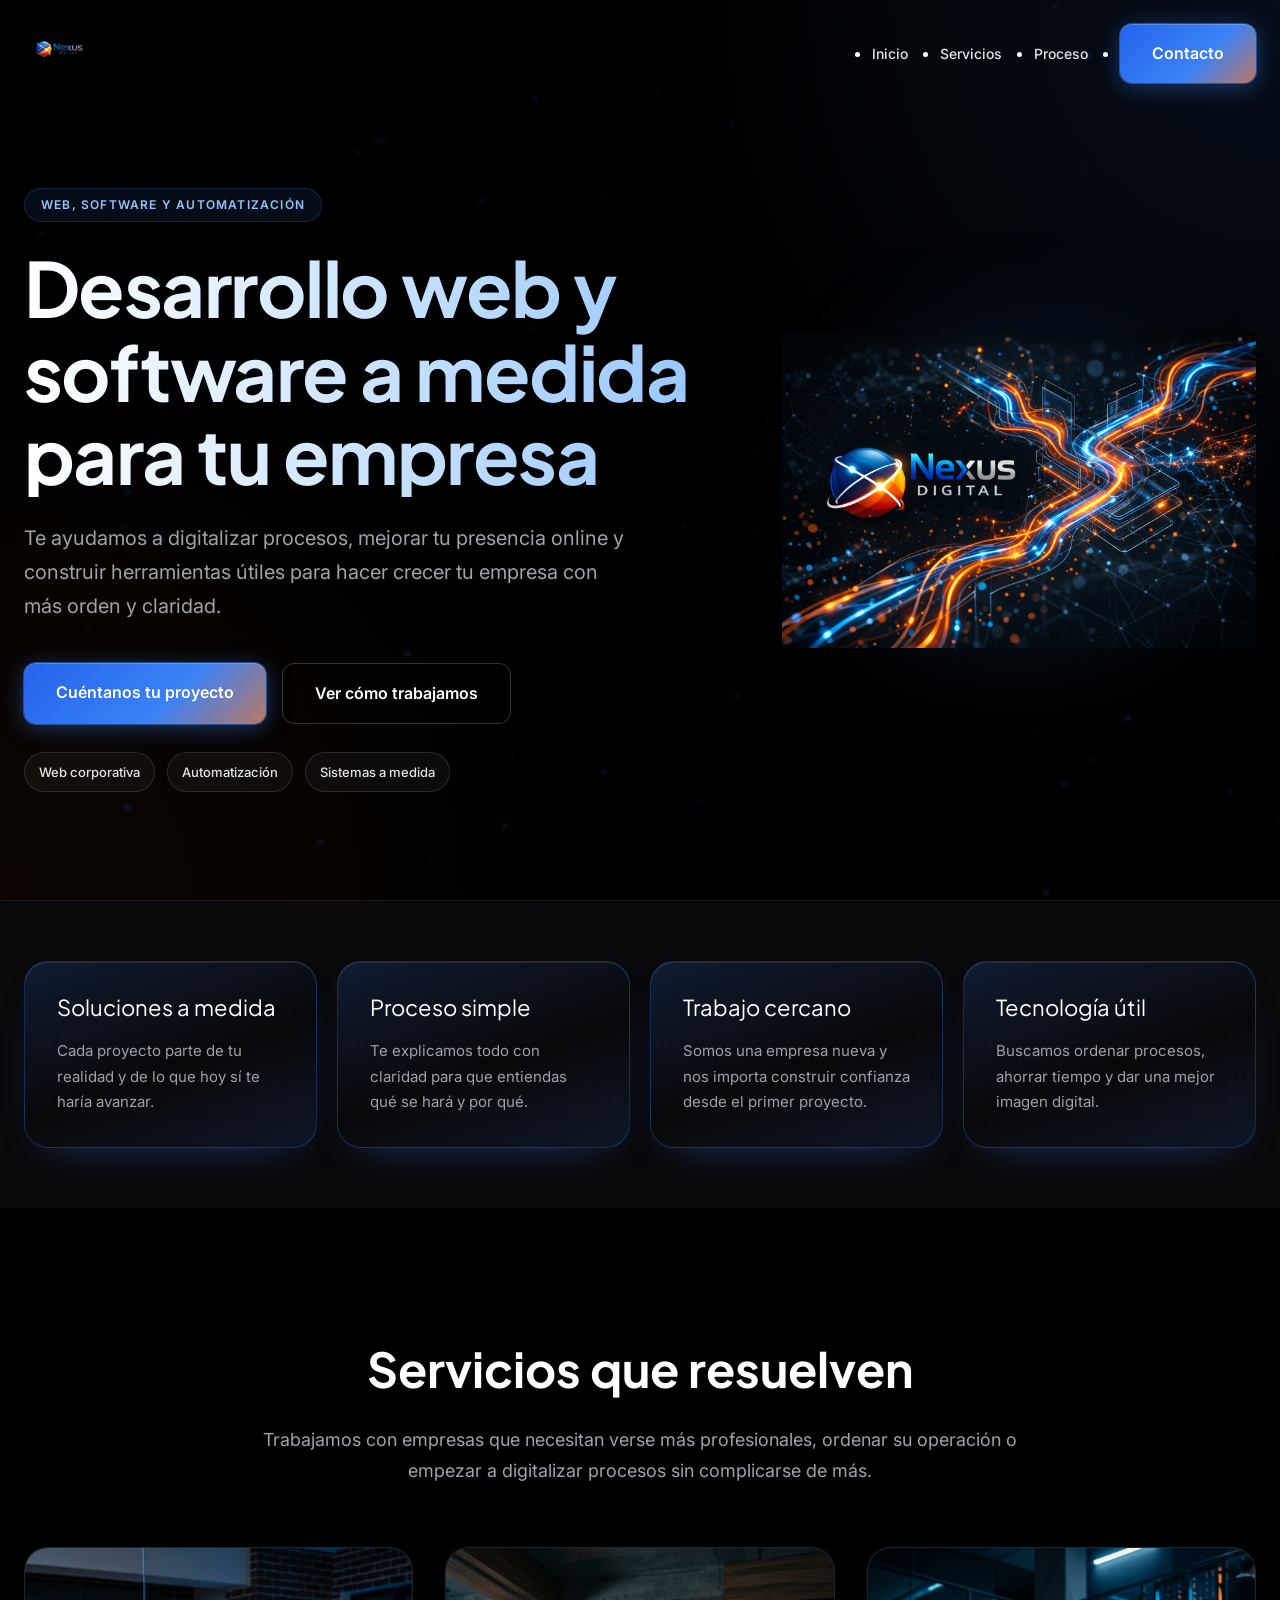
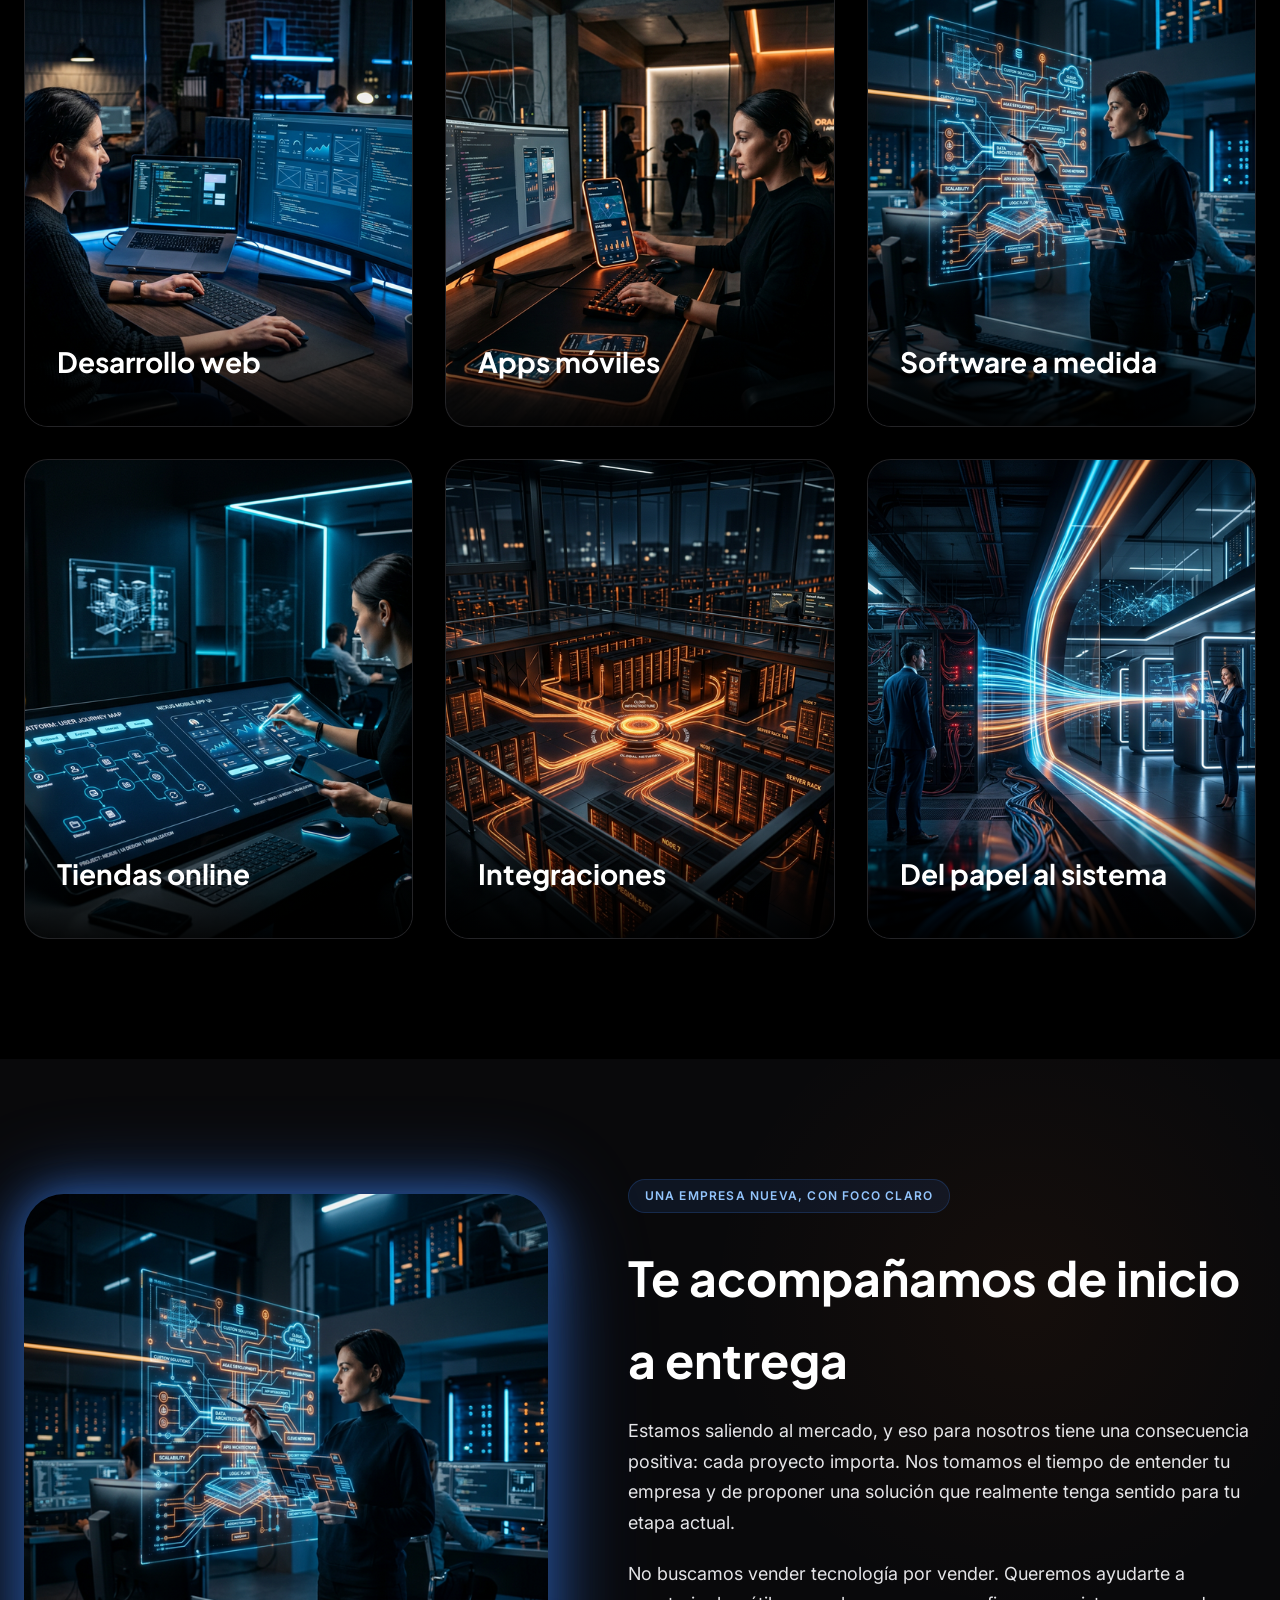
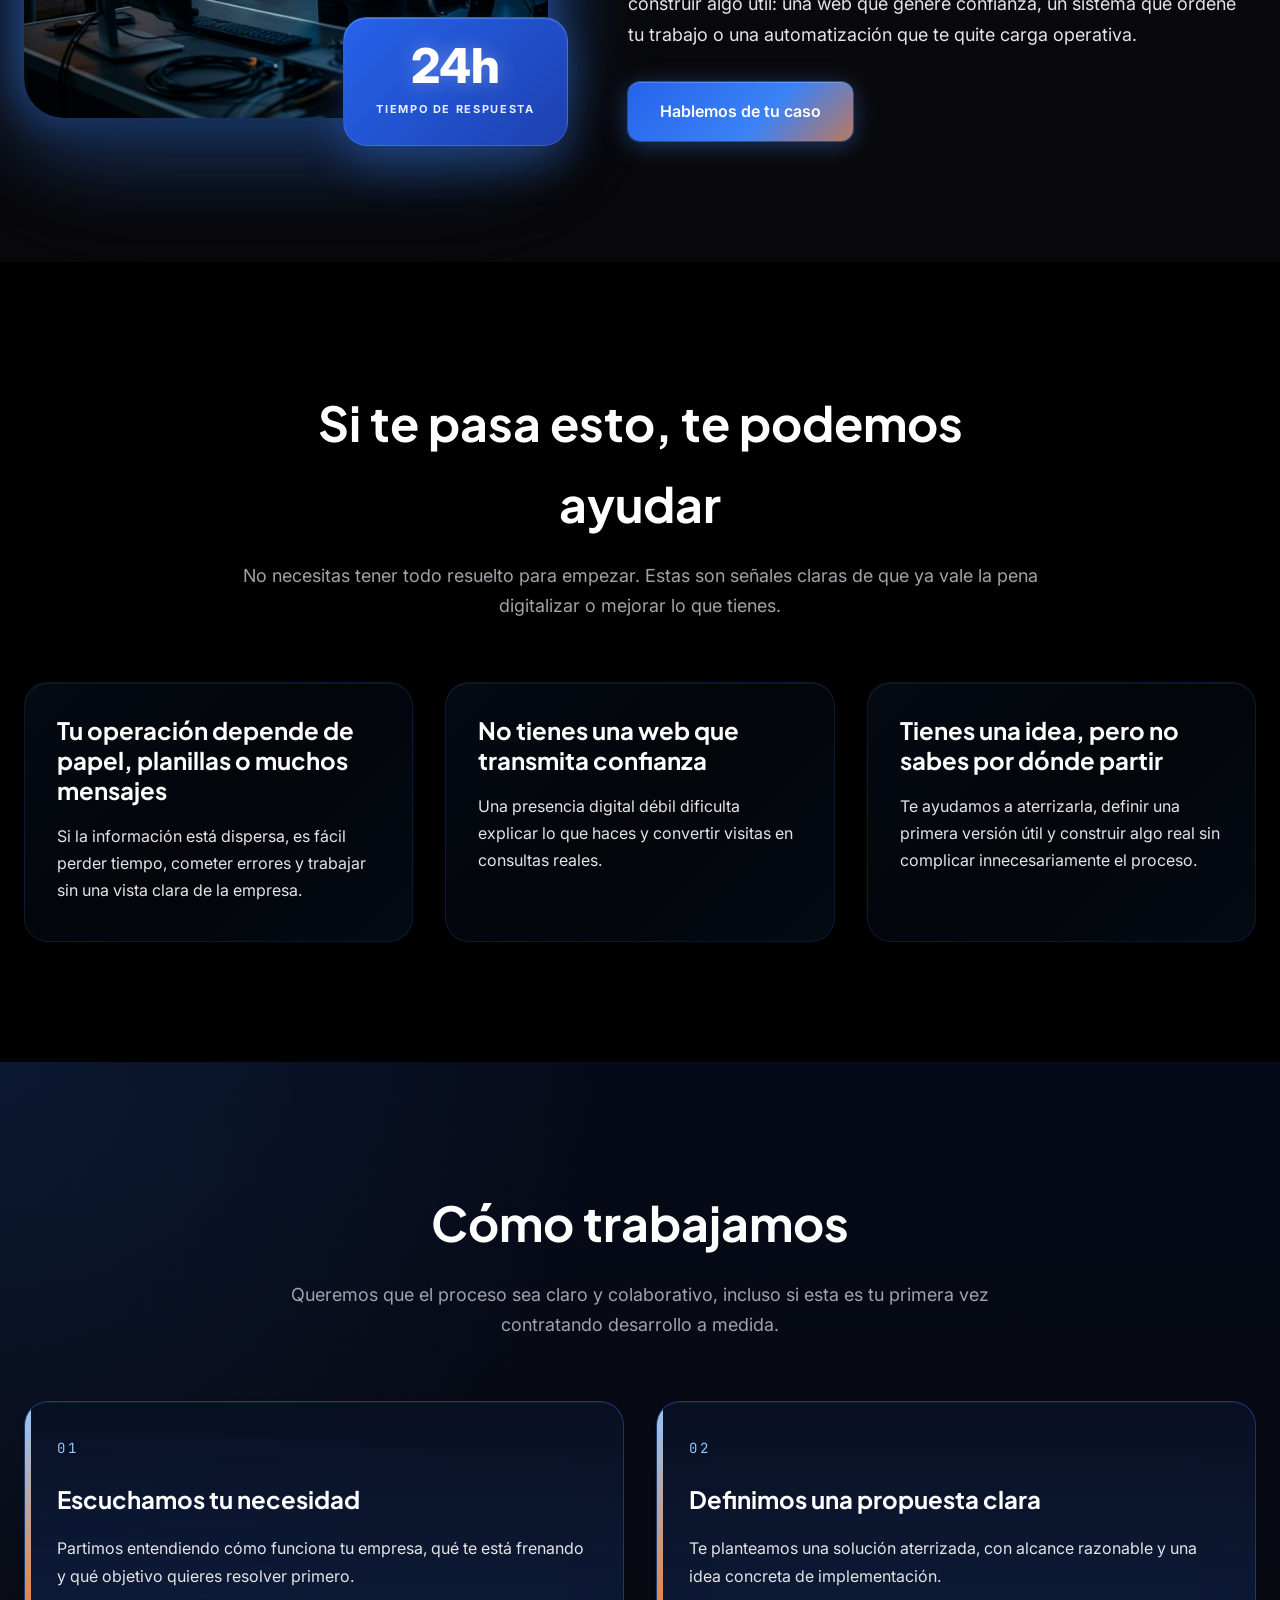
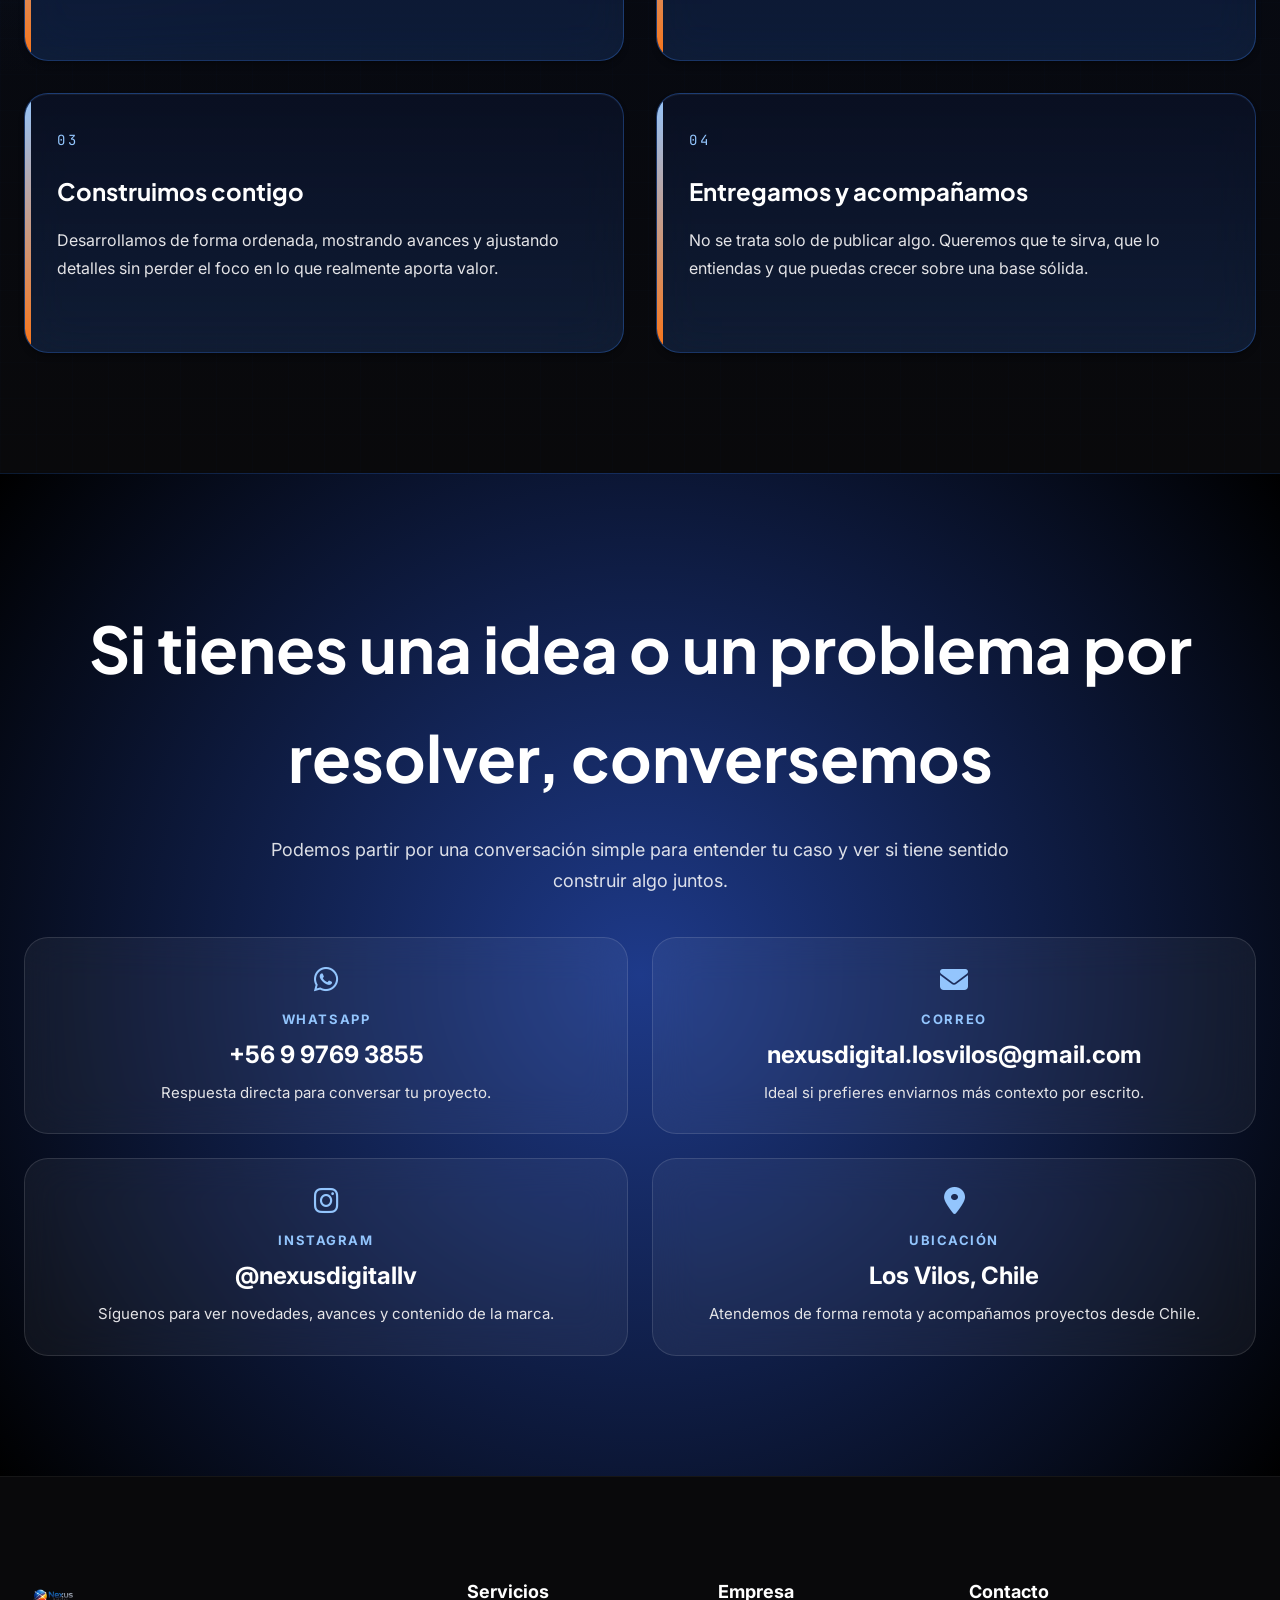
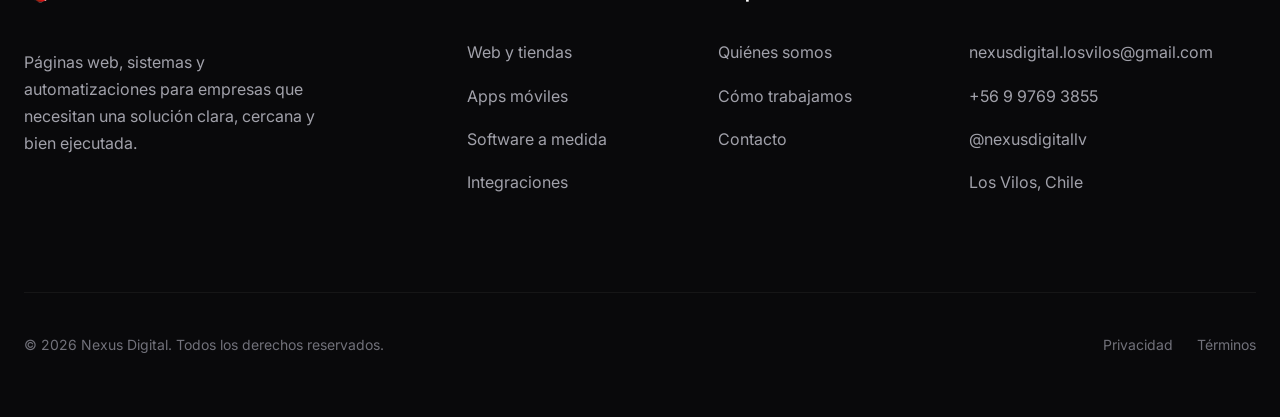
<file: index.html>
<!DOCTYPE html>
<html lang="es">

<head>
    <meta charset="UTF-8">
    <meta name="viewport" content="width=device-width, initial-scale=1.0">
    <title>Nexus Digital | Desarrollo de Software y Web a Medida</title>
    <meta name="description"
        content="Nexus Digital: desarrollo de software, páginas web y automatizaciones a medida para empresas que quieren ordenar, crecer y digitalizar sus procesos.">

    <link rel="preconnect" href="https://fonts.googleapis.com">
    <link rel="preconnect" href="https://fonts.gstatic.com" crossorigin>
    <link
        href="https://fonts.googleapis.com/css2?family=Inter:wght@400;500;600&family=Plus+Jakarta+Sans:wght@700;800&family=JetBrains+Mono&display=swap"
        rel="stylesheet">

    <link rel="stylesheet" href="styles.css">
    <link rel="stylesheet" href="https://cdnjs.cloudflare.com/ajax/libs/font-awesome/6.5.1/css/all.min.css">
</head>

<body>
    <div id="particles" class="particles-container"></div>

    <nav class="navbar" id="navbar">
        <div class="container nav-container">
            <a href="#inicio" class="logo-wrapper">
                <img src="images/logo.png" alt="Nexus Digital">
            </a>

            <ul class="nav-links">
                <li><a href="#inicio" class="nav-link">Inicio</a></li>
                <li><a href="#servicios" class="nav-link">Servicios</a></li>
                <li><a href="#proceso" class="nav-link">Proceso</a></li>
                <li><a href="#contacto" class="btn-primary">Contacto</a></li>
            </ul>

            <div class="mobile-menu-toggle" id="mobile-toggle">
                <span></span>
                <span></span>
                <span></span>
            </div>
        </div>
    </nav>

    <section class="hero" id="inicio">
        <div class="container">
            <div class="hero-grid">
                <div class="hero-content">
                    <div class="label-premium">
                        Web, software y automatización
                    </div>
                    <h1 class="hero-title">Desarrollo web y software a medida para tu empresa</h1>
                    <p class="hero-subtitle">
                        Te ayudamos a digitalizar procesos, mejorar tu presencia online y construir herramientas útiles
                        para hacer crecer tu empresa con más orden y claridad.
                    </p>
                    <div class="hero-actions">
                        <a href="cuestionario.html" class="btn-primary">Cuéntanos tu proyecto</a>
                        <a href="#proceso" class="btn-outline">Ver cómo trabajamos</a>
                    </div>
                    <div class="hero-highlights">
                        <span>Web corporativa</span>
                        <span>Automatización</span>
                        <span>Sistemas a medida</span>
                    </div>
                </div>
                <div class="hero-visual">
                    <div class="hero-glow"></div>
                    <img src="images/hero_visual.png" alt="Visual de Nexus Digital" class="hero-image-main">
                </div>
            </div>
        </div>
    </section>

    <section class="social-proof">
        <div class="container">
            <div class="trust-grid">
                <div class="trust-card glass-card">
                    <span class="trust-title">Soluciones a medida</span>
                    <span class="trust-label">Cada proyecto parte de tu realidad y de lo que hoy sí te haría avanzar.</span>
                </div>
                <div class="trust-card glass-card">
                    <span class="trust-title">Proceso simple</span>
                    <span class="trust-label">Te explicamos todo con claridad para que entiendas qué se hará y por qué.</span>
                </div>
                <div class="trust-card glass-card">
                    <span class="trust-title">Trabajo cercano</span>
                    <span class="trust-label">Somos una empresa nueva y nos importa construir confianza desde el primer proyecto.</span>
                </div>
                <div class="trust-card glass-card">
                    <span class="trust-title">Tecnología útil</span>
                    <span class="trust-label">Buscamos ordenar procesos, ahorrar tiempo y dar una mejor imagen digital.</span>
                </div>
            </div>
        </div>
    </section>

    <section class="section-padding" id="servicios">
        <div class="container">
            <div class="section-header animate-on-scroll">
                <h2 class="section-title">Servicios que resuelven</h2>
                <p class="section-desc">Trabajamos con empresas que necesitan verse más profesionales, ordenar su
                    operación o empezar a digitalizar procesos sin complicarse de más.</p>
            </div>

            <div class="services-grid">
                <div class="service-card-flip animate-on-scroll">
                    <div class="service-card-inner">
                        <div class="service-card-front">
                            <img src="images/service_1.png" alt="Desarrollo web" class="service-image">
                            <div class="service-overlay">
                                <h3 class="service-title-front">Desarrollo web</h3>
                            </div>
                        </div>
                        <div class="service-card-back">
                            <h3 class="service-title-back">Desarrollo web</h3>
                            <p class="service-description">Sitios web modernos, claros y autogestionables para presentar
                                tu empresa con una imagen profesional.</p>
                            <div class="service-features">
                                <span class="feature-tag">Responsive</span>
                                <span class="feature-tag">SEO básico</span>
                                <span class="feature-tag">Diseño profesional</span>
                            </div>
                        </div>
                    </div>
                </div>

                <div class="service-card-flip animate-on-scroll">
                    <div class="service-card-inner">
                        <div class="service-card-front">
                            <img src="images/service_2.png" alt="Apps móviles" class="service-image">
                            <div class="service-overlay">
                                <h3 class="service-title-front">Apps móviles</h3>
                            </div>
                        </div>
                        <div class="service-card-back">
                            <h3 class="service-title-back">Apps móviles</h3>
                            <p class="service-description">Aplicaciones para acercar tus procesos o servicios a tus
                                clientes y a tu equipo de trabajo desde el celular.</p>
                            <div class="service-features">
                                <span class="feature-tag">iOS / Android</span>
                                <span class="feature-tag">UX clara</span>
                                <span class="feature-tag">Escalable</span>
                            </div>
                        </div>
                    </div>
                </div>

                <div class="service-card-flip animate-on-scroll">
                    <div class="service-card-inner">
                        <div class="service-card-front">
                            <img src="images/service_3.png" alt="Software a medida" class="service-image">
                            <div class="service-overlay">
                                <h3 class="service-title-front">Software a medida</h3>
                            </div>
                        </div>
                        <div class="service-card-back">
                            <h3 class="service-title-back">Software a medida</h3>
                            <p class="service-description">Herramientas diseñadas para tu operación: control, registro,
                                seguimiento y tareas que hoy haces a mano o en varias planillas.</p>
                            <div class="service-features">
                                <span class="feature-tag">Automatización</span>
                                <span class="feature-tag">Gestión</span>
                                <span class="feature-tag">Ahorro de tiempo</span>
                            </div>
                        </div>
                    </div>
                </div>

                <div class="service-card-flip animate-on-scroll">
                    <div class="service-card-inner">
                        <div class="service-card-front">
                            <img src="images/service_4.png" alt="Tiendas online" class="service-image">
                            <div class="service-overlay">
                                <h3 class="service-title-front">Tiendas online</h3>
                            </div>
                        </div>
                        <div class="service-card-back">
                            <h3 class="service-title-back">E-commerce</h3>
                            <p class="service-description">Tiendas virtuales preparadas para vender, mostrar tu catálogo
                                y facilitar la gestión de productos y pedidos.</p>
                            <div class="service-features">
                                <span class="feature-tag">Catálogo</span>
                                <span class="feature-tag">Gestión de stock</span>
                                <span class="feature-tag">Ventas 24/7</span>
                            </div>
                        </div>
                    </div>
                </div>

                <div class="service-card-flip animate-on-scroll">
                    <div class="service-card-inner">
                        <div class="service-card-front">
                            <img src="images/service_5.png" alt="Integraciones" class="service-image">
                            <div class="service-overlay">
                                <h3 class="service-title-front">Integraciones</h3>
                            </div>
                        </div>
                        <div class="service-card-back">
                            <h3 class="service-title-back">Pagos y WhatsApp</h3>
                            <p class="service-description">Conectamos tu sitio o sistema con medios de pago, WhatsApp y
                                otras herramientas que ya usas en tu empresa.</p>
                            <div class="service-features">
                                <span class="feature-tag">Webpay / Khipu</span>
                                <span class="feature-tag">WhatsApp</span>
                                <span class="feature-tag">Automatización</span>
                            </div>
                        </div>
                    </div>
                </div>

                <div class="service-card-flip animate-on-scroll">
                    <div class="service-card-inner">
                        <div class="service-card-front">
                            <img src="images/service_6.png" alt="Digitalización" class="service-image">
                            <div class="service-overlay">
                                <h3 class="service-title-front">Del papel al sistema</h3>
                            </div>
                        </div>
                        <div class="service-card-back">
                            <h3 class="service-title-back">Digitalización</h3>
                            <p class="service-description">Pasamos procesos manuales a herramientas digitales simples y
                                útiles para que trabajes con más orden y menos fricción.</p>
                            <div class="service-features">
                                <span class="feature-tag">Cero papel</span>
                                <span class="feature-tag">Eficiencia</span>
                                <span class="feature-tag">Modernización</span>
                            </div>
                        </div>
                    </div>
                </div>
            </div>
        </div>
    </section>

    <section class="section-padding showcase" id="nosotros">
        <div class="container">
            <div class="about-grid">
                <div class="about-image-wrapper animate-on-scroll">
                    <img src="images/service_3.png" alt="Trabajo de Nexus" class="glow-primary">
                    <div class="experience-badge pulse-glow">
                        <span class="exp-number">24h</span>
                        <span class="exp-label">Tiempo de respuesta</span>
                    </div>
                </div>
                <div class="about-content animate-on-scroll">
                    <div class="label-premium">Una empresa nueva, con foco claro</div>
                    <h2 class="section-title">Te acompañamos de inicio a entrega</h2>
                    <p class="section-desc about-copy">
                        Estamos saliendo al mercado, y eso para nosotros tiene una consecuencia positiva: cada proyecto
                        importa. Nos tomamos el tiempo de entender tu empresa y de proponer una solución que realmente
                        tenga sentido para tu etapa actual.
                    </p>
                    <p class="section-desc about-copy about-copy-last">
                        No buscamos vender tecnología por vender. Queremos ayudarte a construir algo útil: una web que
                        genere confianza, un sistema que ordene tu trabajo o una automatización que te quite carga
                        operativa.
                    </p>
                    <div class="hero-actions" style="opacity: 1; transform: none;">
                        <a href="cuestionario.html" class="btn-primary">Hablemos de tu caso</a>
                    </div>
                </div>
            </div>
        </div>
    </section>

    <section class="section-padding">
        <div class="container">
            <div class="section-header animate-on-scroll">
                <h2 class="section-title">Si te pasa esto, te podemos ayudar</h2>
                <p class="section-desc">No necesitas tener todo resuelto para empezar. Estas son señales claras de que
                    ya vale la pena digitalizar o mejorar lo que tienes.</p>
            </div>
            <div class="problems-grid">
                <div class="problem-card glass-card animate-on-scroll">
                    <h3 class="problem-title">Tu operación depende de papel, planillas o muchos mensajes</h3>
                    <p class="problem-text">Si la información está dispersa, es fácil perder tiempo, cometer errores y
                        trabajar sin una vista clara de la empresa.</p>
                </div>
                <div class="problem-card glass-card animate-on-scroll">
                    <h3 class="problem-title">No tienes una web que transmita confianza</h3>
                    <p class="problem-text">Una presencia digital débil dificulta explicar lo que haces y convertir
                        visitas en consultas reales.</p>
                </div>
                <div class="problem-card glass-card animate-on-scroll">
                    <h3 class="problem-title">Tienes una idea, pero no sabes por dónde partir</h3>
                    <p class="problem-text">Te ayudamos a aterrizarla, definir una primera versión útil y construir algo
                        real sin complicar innecesariamente el proceso.</p>
                </div>
            </div>
        </div>
    </section>

    <section class="section-padding process-section" id="proceso">
        <div class="container">
            <div class="section-header animate-on-scroll">
                <h2 class="section-title">Cómo trabajamos</h2>
                <p class="section-desc">Queremos que el proceso sea claro y colaborativo, incluso si esta es tu primera
                    vez contratando desarrollo a medida.</p>
            </div>
            <div class="process-grid">
                <div class="process-step glass-card animate-on-scroll">
                    <span class="process-number">01</span>
                    <h3 class="process-title">Escuchamos tu necesidad</h3>
                    <p class="process-text">Partimos entendiendo cómo funciona tu empresa, qué te está frenando y qué
                        objetivo quieres resolver primero.</p>
                </div>
                <div class="process-step glass-card animate-on-scroll">
                    <span class="process-number">02</span>
                    <h3 class="process-title">Definimos una propuesta clara</h3>
                    <p class="process-text">Te planteamos una solución aterrizada, con alcance razonable y una idea
                        concreta de implementación.</p>
                </div>
                <div class="process-step glass-card animate-on-scroll">
                    <span class="process-number">03</span>
                    <h3 class="process-title">Construimos contigo</h3>
                    <p class="process-text">Desarrollamos de forma ordenada, mostrando avances y ajustando detalles sin
                        perder el foco en lo que realmente aporta valor.</p>
                </div>
                <div class="process-step glass-card animate-on-scroll">
                    <span class="process-number">04</span>
                    <h3 class="process-title">Entregamos y acompañamos</h3>
                    <p class="process-text">No se trata solo de publicar algo. Queremos que te sirva, que lo entiendas
                        y que puedas crecer sobre una base sólida.</p>
                </div>
            </div>
        </div>
    </section>

    <section class="section-padding cta-final" id="contacto">
        <div class="container">
            <div class="animate-on-scroll">
                <h2 class="cta-title">Si tienes una idea o un problema por resolver, conversemos</h2>
                <p class="section-desc cta-description">Podemos partir por una conversación simple para entender tu caso
                    y ver si tiene sentido construir algo juntos.</p>
                <div class="contact-options">
                    <a href="https://wa.me/56997693855" class="contact-card">
                        <i class="fa-brands fa-whatsapp contact-icon" aria-hidden="true"></i>
                        <span class="contact-label">WhatsApp</span>
                        <strong>+56 9 9769 3855</strong>
                        <span class="contact-copy">Respuesta directa para conversar tu proyecto.</span>
                    </a>
                    <a href="mailto:nexusdigital.losvilos@gmail.com" class="contact-card">
                        <i class="fa-solid fa-envelope contact-icon" aria-hidden="true"></i>
                        <span class="contact-label">Correo</span>
                        <strong>nexusdigital.losvilos@gmail.com</strong>
                        <span class="contact-copy">Ideal si prefieres enviarnos más contexto por escrito.</span>
                    </a>
                    <a href="https://www.instagram.com/nexusdigitallv?utm_source=qr&igsh=Mmhrem5paGdxbTIx"
                        class="contact-card" target="_blank" rel="noreferrer">
                        <i class="fa-brands fa-instagram contact-icon" aria-hidden="true"></i>
                        <span class="contact-label">Instagram</span>
                        <strong>@nexusdigitallv</strong>
                        <span class="contact-copy">Síguenos para ver novedades, avances y contenido de la marca.</span>
                    </a>
                    <div class="contact-card contact-card-static">
                        <i class="fa-solid fa-location-dot contact-icon" aria-hidden="true"></i>
                        <span class="contact-label">Ubicación</span>
                        <strong>Los Vilos, Chile</strong>
                        <span class="contact-copy">Atendemos de forma remota y acompañamos proyectos desde Chile.</span>
                    </div>
                </div>
            </div>
        </div>
    </section>

    <footer class="footer">
        <div class="container">
            <div class="footer-grid">
                <div class="footer-column">
                    <a href="#inicio" class="footer-logo">
                        <img src="images/logo.png" alt="Nexus Digital">
                    </a>
                    <p class="footer-desc">Páginas web, sistemas y automatizaciones para empresas que necesitan una
                        solución clara, cercana y bien ejecutada.</p>
                </div>
                <div class="footer-column">
                    <h4>Servicios</h4>
                    <ul class="footer-links">
                        <li><a href="#servicios">Web y tiendas</a></li>
                        <li><a href="#servicios">Apps móviles</a></li>
                        <li><a href="#servicios">Software a medida</a></li>
                        <li><a href="#servicios">Integraciones</a></li>
                    </ul>
                </div>
                <div class="footer-column">
                    <h4>Empresa</h4>
                    <ul class="footer-links">
                        <li><a href="#nosotros">Quiénes somos</a></li>
                        <li><a href="#proceso">Cómo trabajamos</a></li>
                        <li><a href="#contacto">Contacto</a></li>
                    </ul>
                </div>
                <div class="footer-column">
                    <h4>Contacto</h4>
                    <ul class="footer-links">
                        <li><a href="mailto:nexusdigital.losvilos@gmail.com">nexusdigital.losvilos@gmail.com</a></li>
                        <li><a href="https://wa.me/56997693855">+56 9 9769 3855</a></li>
                        <li><a href="https://www.instagram.com/nexusdigitallv?utm_source=qr&igsh=Mmhrem5paGdxbTIx">@nexusdigitallv</a></li>
                        <li><span>Los Vilos, Chile</span></li>
                    </ul>
                </div>
            </div>
            <div class="footer-bottom">
                <p>© 2026 Nexus Digital. Todos los derechos reservados.</p>
                <div style="display: flex; gap: 24px;">
                    <span>Privacidad</span>
                    <span>Términos</span>
                </div>
            </div>
        </div>
    </footer>

    <script src="script.js"></script>
</body>

</html>
</file>
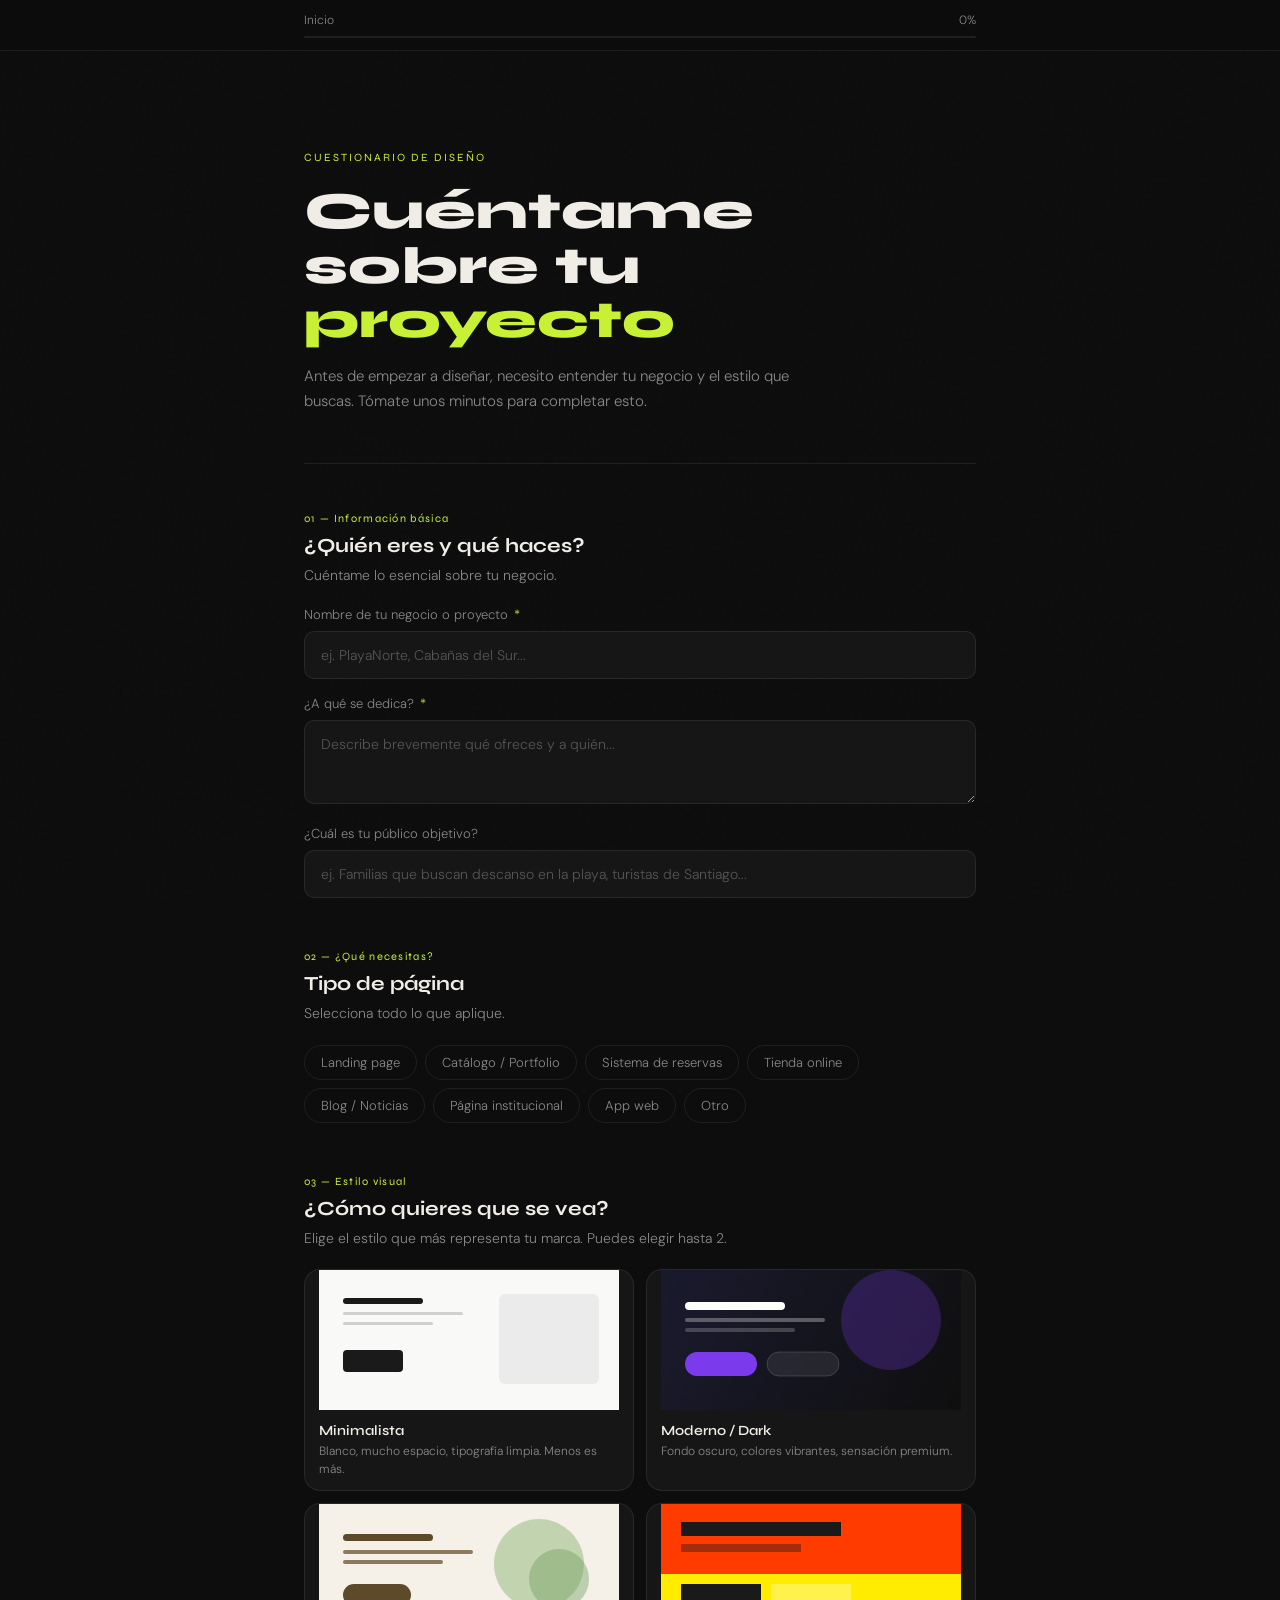
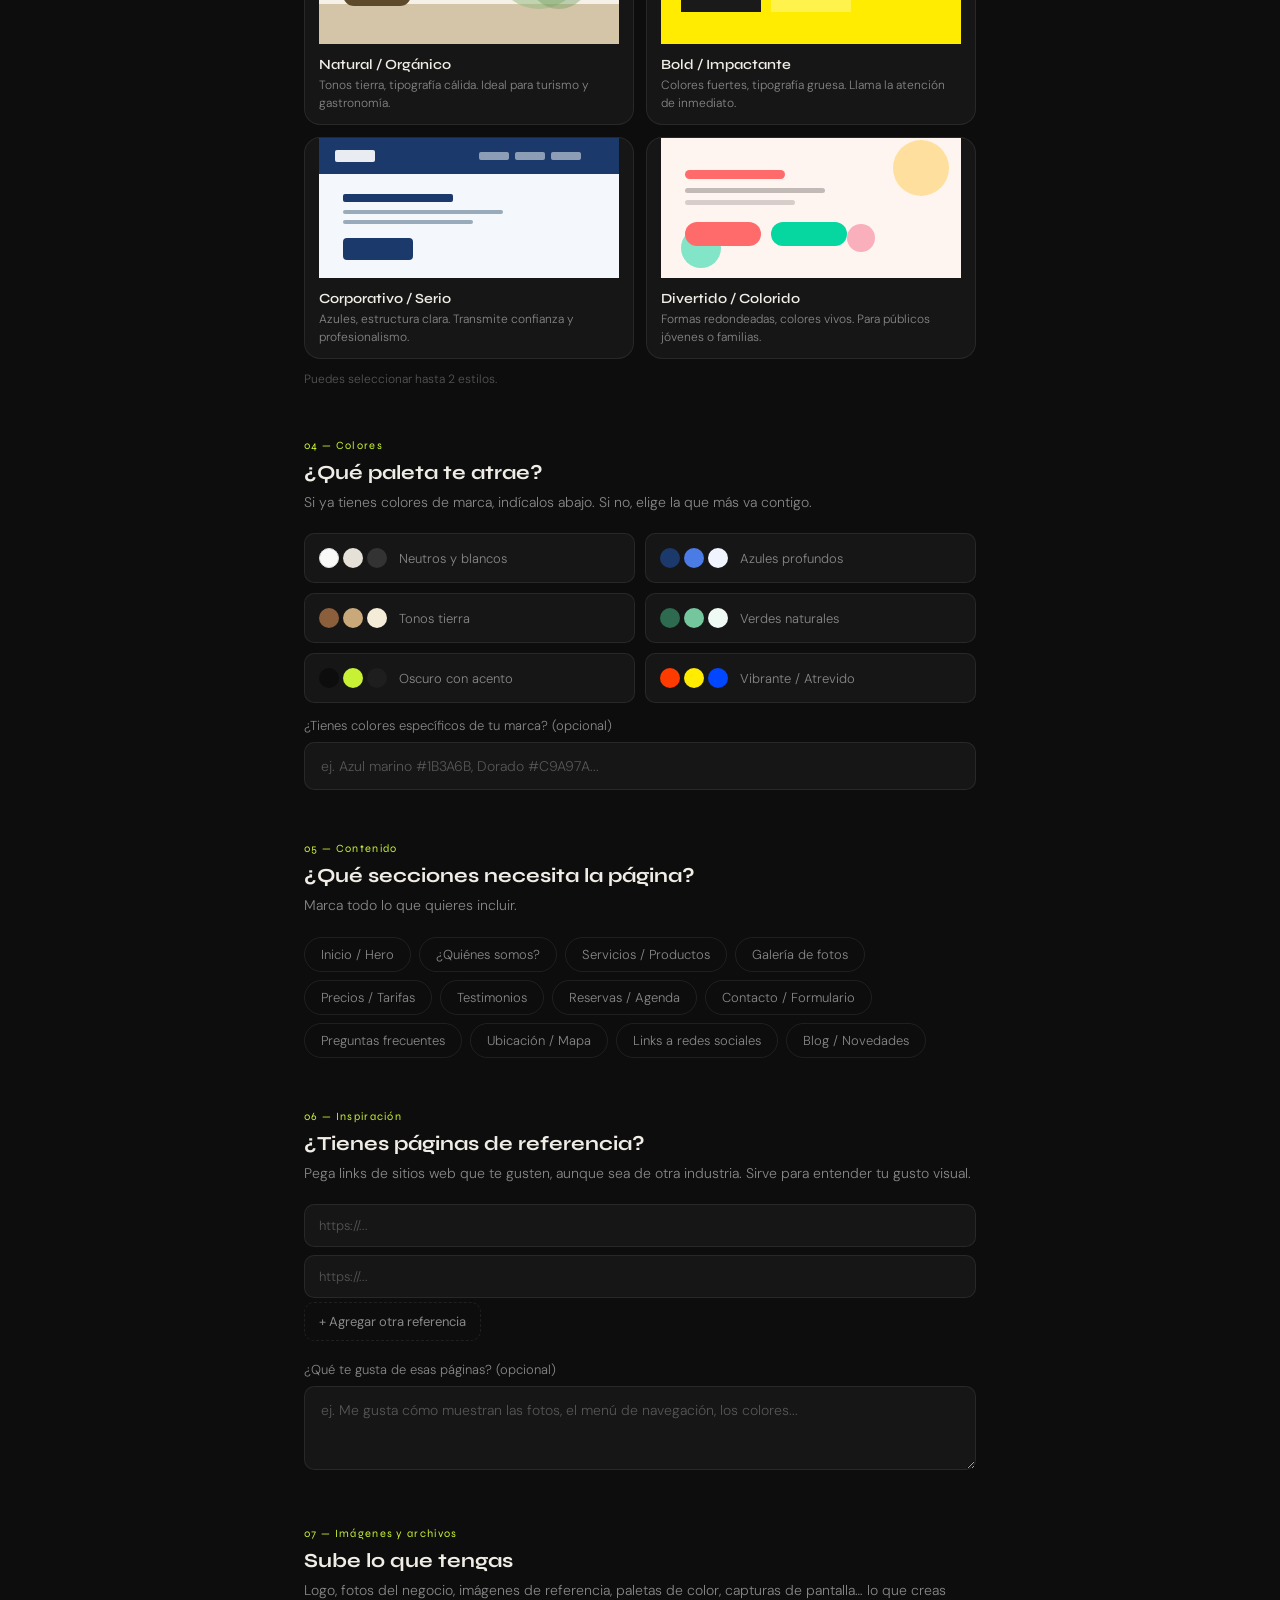
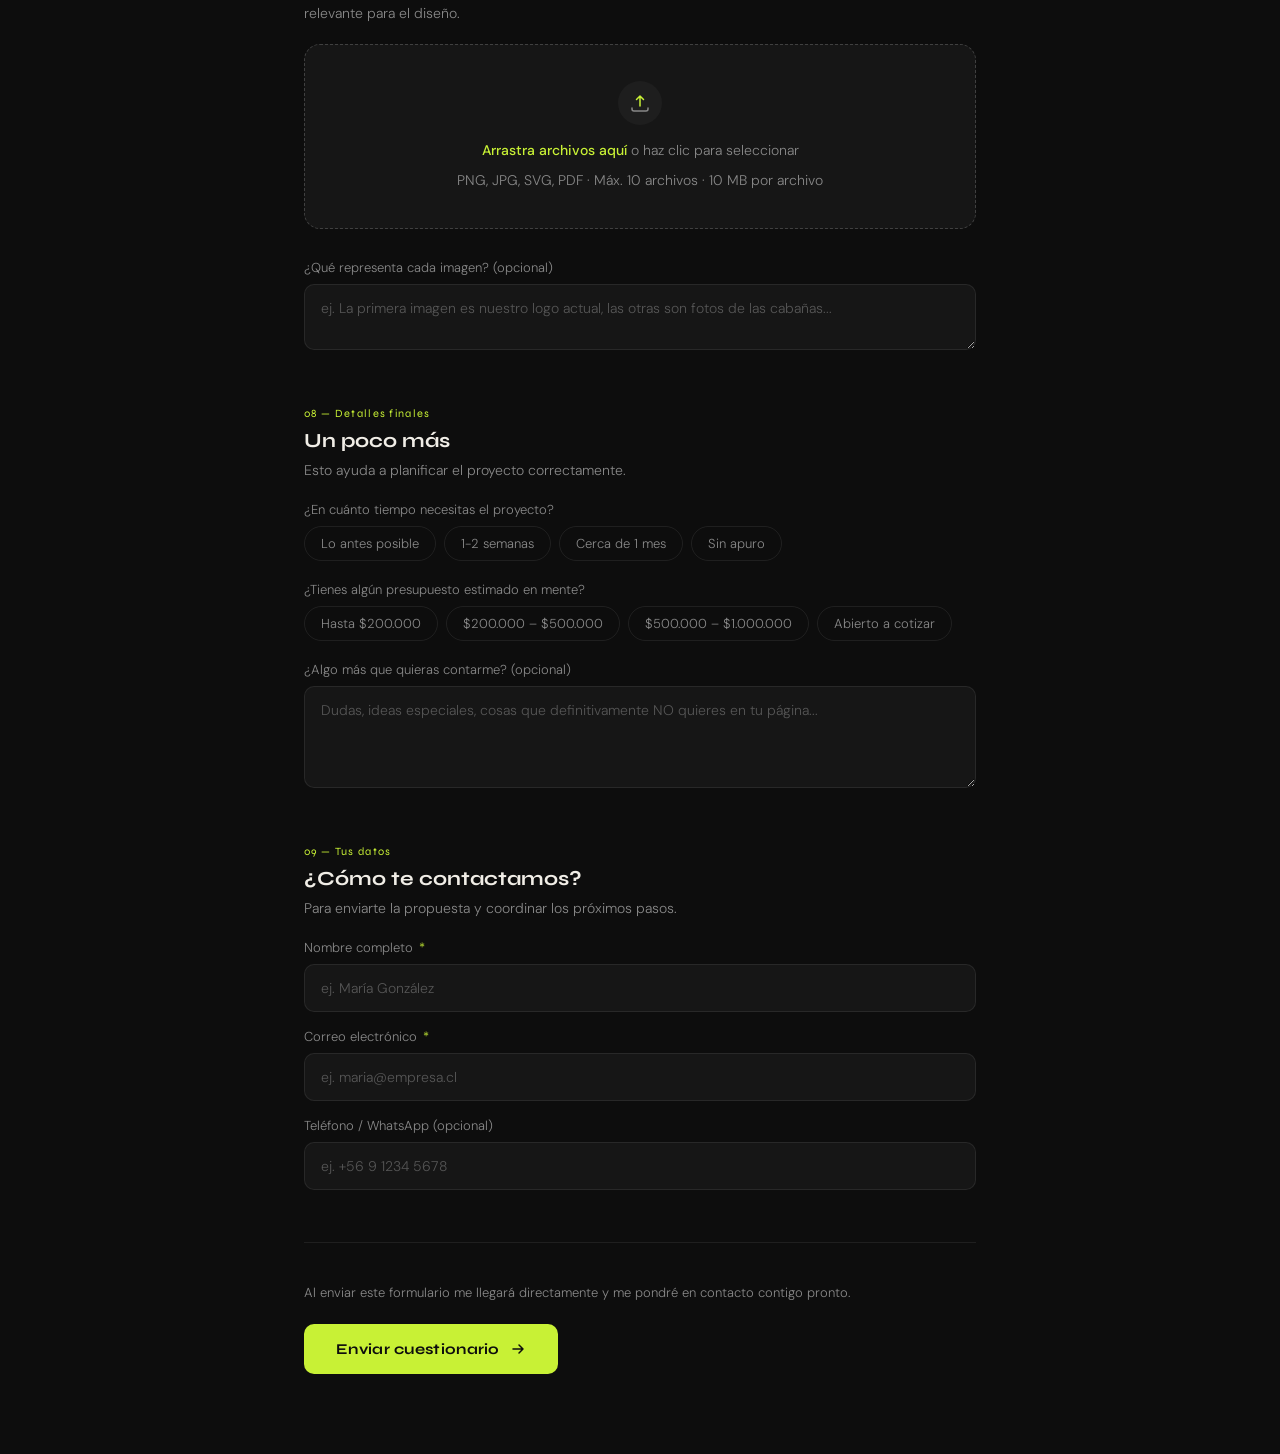
<file: cuestionario.html>
<!DOCTYPE html>
<html lang="es">
<head>
<meta charset="UTF-8">
<meta name="viewport" content="width=device-width, initial-scale=1.0">
<title>Cuestionario de Diseño Web</title>
<link href="https://fonts.googleapis.com/css2?family=Syne:wght@400;600;700;800&family=DM+Sans:ital,wght@0,300;0,400;0,500;1,300&display=swap" rel="stylesheet">
<style>
  *, *::before, *::after { box-sizing: border-box; margin: 0; padding: 0; }

  :root {
    --bg: #0D0D0D;
    --surface: #161616;
    --surface2: #1E1E1E;
    --border: rgba(255,255,255,0.08);
    --border-hover: rgba(255,255,255,0.18);
    --accent: #C8F135;
    --accent-dim: rgba(200,241,53,0.12);
    --text: #F0EDE6;
    --text-muted: #888;
    --text-dim: #555;
    --radius: 16px;
    --radius-sm: 10px;
  }

  html { scroll-behavior: smooth; }

  body {
    background: var(--bg);
    color: var(--text);
    font-family: 'DM Sans', sans-serif;
    font-weight: 300;
    min-height: 100vh;
    overflow-x: hidden;
  }

  /* NOISE TEXTURE */
  body::before {
    content: '';
    position: fixed;
    inset: 0;
    background-image: url("data:image/svg+xml,%3Csvg viewBox='0 0 256 256' xmlns='http://www.w3.org/2000/svg'%3E%3Cfilter id='noise'%3E%3CfeTurbulence type='fractalNoise' baseFrequency='0.9' numOctaves='4' stitchTiles='stitch'/%3E%3C/filter%3E%3Crect width='100%25' height='100%25' filter='url(%23noise)' opacity='0.03'/%3E%3C/svg%3E");
    pointer-events: none;
    z-index: 0;
    opacity: 0.4;
  }

  .wrap { max-width: 720px; margin: 0 auto; padding: 0 24px 80px; position: relative; z-index: 1; }

  /* HEADER */
  .header {
    padding: 60px 0 48px;
    border-bottom: 1px solid var(--border);
    margin-bottom: 48px;
  }

  .header-tag {
    font-family: 'Syne', sans-serif;
    font-size: 11px;
    letter-spacing: 0.18em;
    color: var(--accent);
    text-transform: uppercase;
    margin-bottom: 20px;
  }

  .header h1 {
    font-family: 'Syne', sans-serif;
    font-size: clamp(32px, 6vw, 52px);
    font-weight: 800;
    line-height: 1.05;
    color: var(--text);
    margin-bottom: 16px;
  }

  .header h1 span { color: var(--accent); }

  .header p {
    font-size: 15px;
    color: var(--text-muted);
    line-height: 1.7;
    max-width: 520px;
  }

  /* PROGRESS */
  .progress-wrap {
    position: sticky;
    top: 0;
    z-index: 100;
    background: rgba(13,13,13,0.9);
    backdrop-filter: blur(12px);
    padding: 12px 0;
    margin-bottom: 40px;
    border-bottom: 1px solid var(--border);
  }

  .progress-inner { max-width: 720px; margin: 0 auto; padding: 0 24px; }

  .progress-info {
    display: flex;
    justify-content: space-between;
    align-items: center;
    margin-bottom: 8px;
    font-size: 12px;
    color: var(--text-muted);
  }

  .progress-bar-bg {
    height: 2px;
    background: var(--border);
    border-radius: 2px;
    overflow: hidden;
  }

  .progress-bar-fill {
    height: 100%;
    background: var(--accent);
    border-radius: 2px;
    transition: width 0.4s cubic-bezier(0.4, 0, 0.2, 1);
    width: 0%;
  }

  /* SECTION */
  .section {
    margin-bottom: 52px;
    opacity: 0;
    transform: translateY(20px);
    animation: fadeUp 0.5s ease forwards;
  }

  @keyframes fadeUp {
    to { opacity: 1; transform: translateY(0); }
  }

  .section:nth-child(1) { animation-delay: 0.05s; }
  .section:nth-child(2) { animation-delay: 0.1s; }
  .section:nth-child(3) { animation-delay: 0.15s; }
  .section:nth-child(4) { animation-delay: 0.2s; }
  .section:nth-child(5) { animation-delay: 0.25s; }
  .section:nth-child(6) { animation-delay: 0.3s; }
  .section:nth-child(7) { animation-delay: 0.35s; }

  .section-num {
    font-family: 'Syne', sans-serif;
    font-size: 11px;
    color: var(--accent);
    letter-spacing: 0.12em;
    margin-bottom: 8px;
  }

  .section-title {
    font-family: 'Syne', sans-serif;
    font-size: 20px;
    font-weight: 700;
    color: var(--text);
    margin-bottom: 6px;
  }

  .section-desc {
    font-size: 14px;
    color: var(--text-muted);
    margin-bottom: 20px;
    line-height: 1.6;
  }

  /* TEXT INPUT */
  .field {
    margin-bottom: 16px;
  }

  .field label {
    display: block;
    font-size: 13px;
    color: var(--text-muted);
    margin-bottom: 8px;
  }

  .field input,
  .field textarea {
    width: 100%;
    background: var(--surface);
    border: 1px solid var(--border);
    border-radius: var(--radius-sm);
    padding: 14px 16px;
    font-family: 'DM Sans', sans-serif;
    font-size: 14px;
    font-weight: 300;
    color: var(--text);
    outline: none;
    transition: border-color 0.2s;
    resize: vertical;
  }

  .field input:focus,
  .field textarea:focus {
    border-color: var(--accent);
  }

  .field input::placeholder,
  .field textarea::placeholder {
    color: var(--text-dim);
  }

  /* STYLE CARDS (visual selection) */
  .style-grid {
    display: grid;
    grid-template-columns: repeat(2, 1fr);
    gap: 12px;
  }

  @media (max-width: 520px) {
    .style-grid { grid-template-columns: 1fr; }
  }

  .style-card {
    cursor: pointer;
    border-radius: var(--radius);
    border: 1.5px solid var(--border);
    overflow: hidden;
    transition: border-color 0.2s, transform 0.15s;
    position: relative;
    background: var(--surface);
  }

  .style-card:hover {
    border-color: var(--border-hover);
    transform: translateY(-2px);
  }

  .style-card.selected {
    border-color: var(--accent);
  }

  .style-card.selected .check-badge {
    opacity: 1;
    transform: scale(1);
  }

  .check-badge {
    position: absolute;
    top: 10px;
    right: 10px;
    width: 24px;
    height: 24px;
    background: var(--accent);
    border-radius: 50%;
    display: flex;
    align-items: center;
    justify-content: center;
    opacity: 0;
    transform: scale(0.5);
    transition: opacity 0.2s, transform 0.2s;
    z-index: 2;
  }

  .check-badge svg { width: 13px; height: 13px; }

  .style-preview {
    width: 100%;
    height: 140px;
    overflow: hidden;
    position: relative;
  }

  .style-preview svg {
    width: 100%;
    height: 100%;
  }

  .style-info {
    padding: 12px 14px;
  }

  .style-name {
    font-family: 'Syne', sans-serif;
    font-size: 14px;
    font-weight: 600;
    color: var(--text);
    margin-bottom: 3px;
  }

  .style-desc {
    font-size: 12px;
    color: var(--text-muted);
    line-height: 1.5;
  }

  /* PILL OPTIONS */
  .pill-group {
    display: flex;
    flex-wrap: wrap;
    gap: 8px;
  }

  .pill {
    cursor: pointer;
    padding: 8px 16px;
    border-radius: 100px;
    border: 1px solid var(--border);
    font-size: 13px;
    color: var(--text-muted);
    transition: all 0.15s;
    background: transparent;
    user-select: none;
  }

  .pill:hover {
    border-color: var(--border-hover);
    color: var(--text);
  }

  .pill.selected {
    background: var(--accent-dim);
    border-color: var(--accent);
    color: var(--accent);
  }

  /* COLOR PALETTE OPTIONS */
  .palette-grid {
    display: grid;
    grid-template-columns: repeat(2, 1fr);
    gap: 10px;
  }

  .palette-option {
    cursor: pointer;
    border-radius: var(--radius-sm);
    border: 1.5px solid var(--border);
    padding: 14px;
    transition: all 0.15s;
    display: flex;
    align-items: center;
    gap: 12px;
    background: var(--surface);
  }

  .palette-option:hover { border-color: var(--border-hover); }
  .palette-option.selected { border-color: var(--accent); }

  .palette-swatches {
    display: flex;
    gap: 4px;
  }

  .swatch {
    width: 20px;
    height: 20px;
    border-radius: 50%;
  }

  .palette-label { font-size: 13px; color: var(--text-muted); }
  .palette-option.selected .palette-label { color: var(--text); }

  /* REFERENCE LINKS */
  .ref-list {
    display: flex;
    flex-direction: column;
    gap: 8px;
  }

  .ref-row {
    display: flex;
    gap: 8px;
    align-items: center;
  }

  .ref-row input {
    flex: 1;
    background: var(--surface);
    border: 1px solid var(--border);
    border-radius: var(--radius-sm);
    padding: 12px 14px;
    font-family: 'DM Sans', sans-serif;
    font-size: 13px;
    font-weight: 300;
    color: var(--text);
    outline: none;
    transition: border-color 0.2s;
  }

  .ref-row input:focus { border-color: var(--accent); }
  .ref-row input::placeholder { color: var(--text-dim); }

  .add-ref-btn {
    background: transparent;
    border: 1px dashed var(--border);
    border-radius: var(--radius-sm);
    padding: 10px 14px;
    font-family: 'DM Sans', sans-serif;
    font-size: 13px;
    color: var(--text-muted);
    cursor: pointer;
    transition: all 0.15s;
    margin-top: 4px;
  }

  .add-ref-btn:hover { border-color: var(--accent); color: var(--accent); }

  /* RANGE SLIDER */
  .range-wrap { margin-top: 4px; }

  .range-labels {
    display: flex;
    justify-content: space-between;
    font-size: 12px;
    color: var(--text-muted);
    margin-bottom: 8px;
  }

  input[type="range"] {
    -webkit-appearance: none;
    width: 100%;
    height: 4px;
    background: var(--surface2);
    border-radius: 2px;
    outline: none;
  }

  input[type="range"]::-webkit-slider-thumb {
    -webkit-appearance: none;
    width: 18px;
    height: 18px;
    background: var(--accent);
    border-radius: 50%;
    cursor: pointer;
  }

  .range-value {
    text-align: center;
    font-family: 'Syne', sans-serif;
    font-size: 13px;
    color: var(--accent);
    margin-top: 8px;
  }

  /* SUBMIT */
  .submit-section {
    padding-top: 40px;
    border-top: 1px solid var(--border);
  }

  .submit-section p {
    font-size: 13px;
    color: var(--text-muted);
    margin-bottom: 20px;
    line-height: 1.6;
  }

  .submit-btn {
    display: inline-flex;
    align-items: center;
    gap: 10px;
    background: var(--accent);
    color: #0D0D0D;
    border: none;
    border-radius: var(--radius-sm);
    padding: 16px 32px;
    font-family: 'Syne', sans-serif;
    font-size: 15px;
    font-weight: 700;
    cursor: pointer;
    transition: all 0.15s;
    letter-spacing: 0.02em;
  }

  .submit-btn:hover { background: #d4f54a; transform: translateY(-1px); }
  .submit-btn:active { transform: scale(0.98); }

  /* SUCCESS STATE */
  .success-screen {
    display: none;
    text-align: center;
    padding: 80px 0;
  }

  .success-screen.visible { display: block; }

  .success-icon {
    width: 64px;
    height: 64px;
    background: var(--accent-dim);
    border: 1px solid var(--accent);
    border-radius: 50%;
    margin: 0 auto 24px;
    display: flex;
    align-items: center;
    justify-content: center;
  }

  .success-screen h2 {
    font-family: 'Syne', sans-serif;
    font-size: 28px;
    font-weight: 800;
    margin-bottom: 12px;
  }

  .success-screen p {
    font-size: 15px;
    color: var(--text-muted);
    max-width: 400px;
    margin: 0 auto 32px;
    line-height: 1.7;
  }

  .result-card {
    background: var(--surface);
    border: 1px solid var(--border);
    border-radius: var(--radius);
    padding: 20px 24px;
    text-align: left;
    font-size: 13px;
    color: var(--text-muted);
    line-height: 1.8;
    word-break: break-word;
    max-height: 400px;
    overflow-y: auto;
  }

  .result-card h3 {
    font-family: 'Syne', sans-serif;
    font-size: 13px;
    font-weight: 700;
    color: var(--text);
    margin-bottom: 12px;
    letter-spacing: 0.08em;
    text-transform: uppercase;
  }

  .result-card .result-line {
    border-bottom: 1px solid var(--border);
    padding: 6px 0;
    display: flex;
    gap: 12px;
  }

  .result-line .rl { color: var(--text-muted); min-width: 160px; flex-shrink: 0; }
  .result-line .rv { color: var(--text); }

  .copy-result-btn {
    margin-top: 16px;
    background: transparent;
    border: 1px solid var(--border);
    border-radius: var(--radius-sm);
    padding: 10px 20px;
    font-family: 'DM Sans', sans-serif;
    font-size: 13px;
    color: var(--text-muted);
    cursor: pointer;
    transition: all 0.15s;
  }

  .copy-result-btn:hover { border-color: var(--accent); color: var(--accent); }

  .required-mark { color: var(--accent); margin-left: 2px; }

  .hint { font-size: 12px; color: var(--text-dim); margin-top: 6px; }

  /* IMAGE UPLOAD */
  .upload-zone {
    border: 1.5px dashed var(--border-hover);
    border-radius: var(--radius);
    padding: 36px 24px;
    text-align: center;
    cursor: pointer;
    transition: all 0.2s;
    background: var(--surface);
    position: relative;
  }

  .upload-zone:hover, .upload-zone.dragging {
    border-color: var(--accent);
    background: var(--accent-dim);
  }

  .upload-zone input[type="file"] {
    position: absolute;
    inset: 0;
    opacity: 0;
    cursor: pointer;
    width: 100%;
    height: 100%;
  }

  .upload-icon {
    width: 44px;
    height: 44px;
    background: var(--surface2);
    border-radius: 50%;
    display: flex;
    align-items: center;
    justify-content: center;
    margin: 0 auto 14px;
  }

  .upload-zone p {
    font-size: 14px;
    color: var(--text-muted);
    line-height: 1.6;
  }

  .upload-zone strong {
    color: var(--accent);
    font-weight: 500;
  }

  .upload-zone .hint { margin-top: 8px; }

  .img-preview-grid {
    display: grid;
    grid-template-columns: repeat(auto-fill, minmax(110px, 1fr));
    gap: 10px;
    margin-top: 14px;
  }

  .img-thumb {
    position: relative;
    border-radius: var(--radius-sm);
    overflow: hidden;
    border: 1px solid var(--border);
    aspect-ratio: 1;
    background: var(--surface2);
  }

  .img-thumb img {
    width: 100%;
    height: 100%;
    object-fit: cover;
    display: block;
  }

  .img-thumb .img-label {
    position: absolute;
    bottom: 0;
    left: 0;
    right: 0;
    background: rgba(0,0,0,0.65);
    font-size: 10px;
    color: #ccc;
    padding: 4px 6px;
    white-space: nowrap;
    overflow: hidden;
    text-overflow: ellipsis;
  }

  .img-thumb .remove-img {
    position: absolute;
    top: 5px;
    right: 5px;
    width: 20px;
    height: 20px;
    background: rgba(0,0,0,0.7);
    border: none;
    border-radius: 50%;
    color: white;
    font-size: 13px;
    line-height: 1;
    cursor: pointer;
    display: flex;
    align-items: center;
    justify-content: center;
    opacity: 0;
    transition: opacity 0.15s;
  }

  .img-thumb:hover .remove-img { opacity: 1; }

  .upload-count {
    font-size: 12px;
    color: var(--text-muted);
    margin-top: 10px;
  }

  .upload-count span { color: var(--accent); font-weight: 500; }
</style>
</head>
<body>

<div class="progress-wrap">
  <div class="progress-inner">
    <div class="progress-info">
      <span id="progress-label">Inicio</span>
      <span id="progress-pct">0%</span>
    </div>
    <div class="progress-bar-bg">
      <div class="progress-bar-fill" id="progress-fill"></div>
    </div>
  </div>
</div>

<div class="wrap" id="main-form">
  <div class="header">
    <div class="header-tag">Cuestionario de diseño</div>
    <h1>Cuéntame sobre tu <span>proyecto</span></h1>
    <p>Antes de empezar a diseñar, necesito entender tu negocio y el estilo que buscas. Tómate unos minutos para completar esto.</p>
  </div>

  <!-- 01 INFO BÁSICA -->
  <div class="section" id="sec-1">
    <div class="section-num">01 — Información básica</div>
    <div class="section-title">¿Quién eres y qué haces?</div>
    <div class="section-desc">Cuéntame lo esencial sobre tu negocio.</div>

    <div class="field">
      <label>Nombre de tu negocio o proyecto <span class="required-mark">*</span></label>
      <input type="text" id="biz-name" placeholder="ej. PlayaNorte, Cabañas del Sur..." />
    </div>
    <div class="field">
      <label>¿A qué se dedica? <span class="required-mark">*</span></label>
      <textarea id="biz-desc" rows="3" placeholder="Describe brevemente qué ofreces y a quién..."></textarea>
    </div>
    <div class="field">
      <label>¿Cuál es tu público objetivo?</label>
      <input type="text" id="biz-audience" placeholder="ej. Familias que buscan descanso en la playa, turistas de Santiago..." />
    </div>
  </div>

  <!-- 02 TIPO DE PÁGINA -->
  <div class="section" id="sec-2">
    <div class="section-num">02 — ¿Qué necesitas?</div>
    <div class="section-title">Tipo de página</div>
    <div class="section-desc">Selecciona todo lo que aplique.</div>

    <div class="pill-group" id="page-type">
      <div class="pill" data-val="landing">Landing page</div>
      <div class="pill" data-val="catalogo">Catálogo / Portfolio</div>
      <div class="pill" data-val="reservas">Sistema de reservas</div>
      <div class="pill" data-val="tienda">Tienda online</div>
      <div class="pill" data-val="blog">Blog / Noticias</div>
      <div class="pill" data-val="institucional">Página institucional</div>
      <div class="pill" data-val="app">App web</div>
      <div class="pill" data-val="otro-tipo">Otro</div>
    </div>
  </div>

  <!-- 03 ESTILO VISUAL -->
  <div class="section" id="sec-3">
    <div class="section-num">03 — Estilo visual</div>
    <div class="section-title">¿Cómo quieres que se vea?</div>
    <div class="section-desc">Elige el estilo que más representa tu marca. Puedes elegir hasta 2.</div>

    <div class="style-grid" id="style-grid">

      <div class="style-card" data-val="minimalista">
        <div class="check-badge"><svg viewBox="0 0 13 10" fill="none"><path d="M1 5L4.5 8.5L12 1" stroke="#0D0D0D" stroke-width="2" stroke-linecap="round"/></svg></div>
        <div class="style-preview">
          <svg viewBox="0 0 300 140" xmlns="http://www.w3.org/2000/svg">
            <rect width="300" height="140" fill="#F9F9F7"/>
            <rect x="24" y="28" width="80" height="6" rx="3" fill="#1A1A1A"/>
            <rect x="24" y="42" width="120" height="3" rx="1.5" fill="#D0D0D0"/>
            <rect x="24" y="52" width="90" height="3" rx="1.5" fill="#D0D0D0"/>
            <rect x="24" y="80" width="60" height="22" rx="4" fill="#1A1A1A"/>
            <rect x="180" y="24" width="100" height="90" rx="6" fill="#EBEBEB"/>
          </svg>
        </div>
        <div class="style-info">
          <div class="style-name">Minimalista</div>
          <div class="style-desc">Blanco, mucho espacio, tipografía limpia. Menos es más.</div>
        </div>
      </div>

      <div class="style-card" data-val="moderno">
        <div class="check-badge"><svg viewBox="0 0 13 10" fill="none"><path d="M1 5L4.5 8.5L12 1" stroke="#0D0D0D" stroke-width="2" stroke-linecap="round"/></svg></div>
        <div class="style-preview">
          <svg viewBox="0 0 300 140" xmlns="http://www.w3.org/2000/svg">
            <rect width="300" height="140" fill="#0F0F0F"/>
            <rect x="0" y="0" width="300" height="140" fill="url(#grad1)"/>
            <defs>
              <linearGradient id="grad1" x1="0" y1="0" x2="300" y2="140" gradientUnits="userSpaceOnUse">
                <stop offset="0%" stop-color="#1a1a2e"/>
                <stop offset="100%" stop-color="#0f0f0f"/>
              </linearGradient>
            </defs>
            <circle cx="230" cy="50" r="50" fill="#7C3AED" fill-opacity="0.25"/>
            <rect x="24" y="32" width="100" height="8" rx="4" fill="white"/>
            <rect x="24" y="48" width="140" height="4" rx="2" fill="rgba(255,255,255,0.3)"/>
            <rect x="24" y="58" width="110" height="4" rx="2" fill="rgba(255,255,255,0.2)"/>
            <rect x="24" y="82" width="72" height="24" rx="12" fill="#7C3AED"/>
            <rect x="106" y="82" width="72" height="24" rx="12" fill="rgba(255,255,255,0.08)" stroke="rgba(255,255,255,0.15)" stroke-width="1"/>
          </svg>
        </div>
        <div class="style-info">
          <div class="style-name">Moderno / Dark</div>
          <div class="style-desc">Fondo oscuro, colores vibrantes, sensación premium.</div>
        </div>
      </div>

      <div class="style-card" data-val="natural">
        <div class="check-badge"><svg viewBox="0 0 13 10" fill="none"><path d="M1 5L4.5 8.5L12 1" stroke="#0D0D0D" stroke-width="2" stroke-linecap="round"/></svg></div>
        <div class="style-preview">
          <svg viewBox="0 0 300 140" xmlns="http://www.w3.org/2000/svg">
            <rect width="300" height="140" fill="#F5F0E8"/>
            <rect x="0" y="100" width="300" height="40" fill="#D4C5A9"/>
            <circle cx="220" cy="60" r="45" fill="#8FB87A" fill-opacity="0.5"/>
            <circle cx="240" cy="75" r="30" fill="#6A9958" fill-opacity="0.4"/>
            <rect x="24" y="30" width="90" height="7" rx="3.5" fill="#5C4A2A"/>
            <rect x="24" y="46" width="130" height="4" rx="2" fill="#8C7A5C"/>
            <rect x="24" y="56" width="100" height="4" rx="2" fill="#8C7A5C"/>
            <rect x="24" y="80" width="68" height="22" rx="11" fill="#5C4A2A"/>
          </svg>
        </div>
        <div class="style-info">
          <div class="style-name">Natural / Orgánico</div>
          <div class="style-desc">Tonos tierra, tipografía cálida. Ideal para turismo y gastronomía.</div>
        </div>
      </div>

      <div class="style-card" data-val="bold">
        <div class="check-badge"><svg viewBox="0 0 13 10" fill="none"><path d="M1 5L4.5 8.5L12 1" stroke="#0D0D0D" stroke-width="2" stroke-linecap="round"/></svg></div>
        <div class="style-preview">
          <svg viewBox="0 0 300 140" xmlns="http://www.w3.org/2000/svg">
            <rect width="300" height="140" fill="#FF3B00"/>
            <rect x="0" y="0" width="300" height="70" fill="#FF3B00"/>
            <rect x="0" y="70" width="300" height="70" fill="#FFEC00"/>
            <rect x="20" y="18" width="160" height="14" rx="0" fill="#1A1A1A"/>
            <rect x="20" y="40" width="120" height="8" rx="0" fill="#1A1A1A" fill-opacity="0.4"/>
            <rect x="20" y="80" width="80" height="28" rx="0" fill="#1A1A1A"/>
            <rect x="110" y="80" width="80" height="28" rx="0" fill="white" fill-opacity="0.3"/>
          </svg>
        </div>
        <div class="style-info">
          <div class="style-name">Bold / Impactante</div>
          <div class="style-desc">Colores fuertes, tipografía gruesa. Llama la atención de inmediato.</div>
        </div>
      </div>

      <div class="style-card" data-val="corporativo">
        <div class="check-badge"><svg viewBox="0 0 13 10" fill="none"><path d="M1 5L4.5 8.5L12 1" stroke="#0D0D0D" stroke-width="2" stroke-linecap="round"/></svg></div>
        <div class="style-preview">
          <svg viewBox="0 0 300 140" xmlns="http://www.w3.org/2000/svg">
            <rect width="300" height="140" fill="#F4F7FC"/>
            <rect x="0" y="0" width="300" height="36" fill="#1B3A6B"/>
            <rect x="16" y="12" width="40" height="12" rx="2" fill="white" fill-opacity="0.9"/>
            <rect x="160" y="14" width="30" height="8" rx="2" fill="white" fill-opacity="0.5"/>
            <rect x="196" y="14" width="30" height="8" rx="2" fill="white" fill-opacity="0.5"/>
            <rect x="232" y="14" width="30" height="8" rx="2" fill="white" fill-opacity="0.5"/>
            <rect x="24" y="56" width="110" height="8" rx="2" fill="#1B3A6B"/>
            <rect x="24" y="72" width="160" height="4" rx="2" fill="#99AABB"/>
            <rect x="24" y="82" width="130" height="4" rx="2" fill="#99AABB"/>
            <rect x="24" y="100" width="70" height="22" rx="4" fill="#1B3A6B"/>
          </svg>
        </div>
        <div class="style-info">
          <div class="style-name">Corporativo / Serio</div>
          <div class="style-desc">Azules, estructura clara. Transmite confianza y profesionalismo.</div>
        </div>
      </div>

      <div class="style-card" data-val="playful">
        <div class="check-badge"><svg viewBox="0 0 13 10" fill="none"><path d="M1 5L4.5 8.5L12 1" stroke="#0D0D0D" stroke-width="2" stroke-linecap="round"/></svg></div>
        <div class="style-preview">
          <svg viewBox="0 0 300 140" xmlns="http://www.w3.org/2000/svg">
            <rect width="300" height="140" fill="#FFF5F0"/>
            <circle cx="260" cy="30" r="28" fill="#FFD166" fill-opacity="0.6"/>
            <circle cx="40" cy="110" r="20" fill="#06D6A0" fill-opacity="0.5"/>
            <circle cx="200" cy="100" r="14" fill="#EF476F" fill-opacity="0.4"/>
            <rect x="24" y="32" width="100" height="9" rx="4.5" fill="#FF6B6B"/>
            <rect x="24" y="50" width="140" height="5" rx="2.5" fill="#333" fill-opacity="0.3"/>
            <rect x="24" y="62" width="110" height="5" rx="2.5" fill="#333" fill-opacity="0.2"/>
            <rect x="24" y="84" width="76" height="24" rx="12" fill="#FF6B6B"/>
            <rect x="110" y="84" width="76" height="24" rx="12" fill="#06D6A0"/>
          </svg>
        </div>
        <div class="style-info">
          <div class="style-name">Divertido / Colorido</div>
          <div class="style-desc">Formas redondeadas, colores vivos. Para públicos jóvenes o familias.</div>
        </div>
      </div>

    </div>
    <div class="hint" style="margin-top:12px;">Puedes seleccionar hasta 2 estilos.</div>
  </div>

  <!-- 04 PALETA DE COLOR -->
  <div class="section" id="sec-4">
    <div class="section-num">04 — Colores</div>
    <div class="section-title">¿Qué paleta te atrae?</div>
    <div class="section-desc">Si ya tienes colores de marca, indícalos abajo. Si no, elige la que más va contigo.</div>

    <div class="palette-grid" id="palette-grid">
      <div class="palette-option" data-val="neutros">
        <div class="palette-swatches">
          <div class="swatch" style="background:#F9F9F7;border:1px solid #ddd;"></div>
          <div class="swatch" style="background:#E5E0D8;"></div>
          <div class="swatch" style="background:#333333;"></div>
        </div>
        <div class="palette-label">Neutros y blancos</div>
      </div>
      <div class="palette-option" data-val="azul-marino">
        <div class="palette-swatches">
          <div class="swatch" style="background:#1B3A6B;"></div>
          <div class="swatch" style="background:#4B7BE5;"></div>
          <div class="swatch" style="background:#F0F4FF;"></div>
        </div>
        <div class="palette-label">Azules profundos</div>
      </div>
      <div class="palette-option" data-val="tierra">
        <div class="palette-swatches">
          <div class="swatch" style="background:#8B5E3C;"></div>
          <div class="swatch" style="background:#C9A97A;"></div>
          <div class="swatch" style="background:#F5ECD7;"></div>
        </div>
        <div class="palette-label">Tonos tierra</div>
      </div>
      <div class="palette-option" data-val="verde-natural">
        <div class="palette-swatches">
          <div class="swatch" style="background:#2D6A4F;"></div>
          <div class="swatch" style="background:#74C69D;"></div>
          <div class="swatch" style="background:#F0FAF4;"></div>
        </div>
        <div class="palette-label">Verdes naturales</div>
      </div>
      <div class="palette-option" data-val="oscuro">
        <div class="palette-swatches">
          <div class="swatch" style="background:#0D0D0D;"></div>
          <div class="swatch" style="background:#C8F135;"></div>
          <div class="swatch" style="background:#1E1E1E;"></div>
        </div>
        <div class="palette-label">Oscuro con acento</div>
      </div>
      <div class="palette-option" data-val="vibrante">
        <div class="palette-swatches">
          <div class="swatch" style="background:#FF3B00;"></div>
          <div class="swatch" style="background:#FFEC00;"></div>
          <div class="swatch" style="background:#0047FF;"></div>
        </div>
        <div class="palette-label">Vibrante / Atrevido</div>
      </div>
    </div>

    <div class="field" style="margin-top:14px;">
      <label>¿Tienes colores específicos de tu marca? (opcional)</label>
      <input type="text" id="custom-colors" placeholder="ej. Azul marino #1B3A6B, Dorado #C9A97A..." />
    </div>
  </div>

  <!-- 05 SERVICIOS / SECCIONES -->
  <div class="section" id="sec-5">
    <div class="section-num">05 — Contenido</div>
    <div class="section-title">¿Qué secciones necesita la página?</div>
    <div class="section-desc">Marca todo lo que quieres incluir.</div>

    <div class="pill-group" id="sections-group">
      <div class="pill" data-val="inicio">Inicio / Hero</div>
      <div class="pill" data-val="nosotros">¿Quiénes somos?</div>
      <div class="pill" data-val="servicios">Servicios / Productos</div>
      <div class="pill" data-val="galeria">Galería de fotos</div>
      <div class="pill" data-val="precios">Precios / Tarifas</div>
      <div class="pill" data-val="testimonios">Testimonios</div>
      <div class="pill" data-val="reservas-sec">Reservas / Agenda</div>
      <div class="pill" data-val="contacto">Contacto / Formulario</div>
      <div class="pill" data-val="faq">Preguntas frecuentes</div>
      <div class="pill" data-val="ubicacion">Ubicación / Mapa</div>
      <div class="pill" data-val="redes">Links a redes sociales</div>
      <div class="pill" data-val="blog-sec">Blog / Novedades</div>
    </div>
  </div>

  <!-- 06 REFERENCIAS -->
  <div class="section" id="sec-6">
    <div class="section-num">06 — Inspiración</div>
    <div class="section-title">¿Tienes páginas de referencia?</div>
    <div class="section-desc">Pega links de sitios web que te gusten, aunque sea de otra industria. Sirve para entender tu gusto visual.</div>

    <div class="ref-list" id="ref-list">
      <div class="ref-row">
        <input type="url" placeholder="https://..." />
      </div>
      <div class="ref-row">
        <input type="url" placeholder="https://..." />
      </div>
    </div>
    <button class="add-ref-btn" onclick="addRefRow()">+ Agregar otra referencia</button>

    <div class="field" style="margin-top:20px;">
      <label>¿Qué te gusta de esas páginas? (opcional)</label>
      <textarea id="ref-notes" rows="3" placeholder="ej. Me gusta cómo muestran las fotos, el menú de navegación, los colores..."></textarea>
    </div>
  </div>

  <!-- 07 IMÁGENES -->
  <div class="section" id="sec-7">
    <div class="section-num">07 — Imágenes y archivos</div>
    <div class="section-title">Sube lo que tengas</div>
    <div class="section-desc">Logo, fotos del negocio, imágenes de referencia, paletas de color, capturas de pantalla… lo que creas relevante para el diseño.</div>

    <div class="upload-zone" id="upload-zone">
      <input type="file" id="file-input" multiple accept="image/*,.pdf,.png,.jpg,.jpeg,.webp,.svg" />
      <div class="upload-icon">
        <svg width="22" height="22" viewBox="0 0 22 22" fill="none"><path d="M11 14V4M11 4L7.5 7.5M11 4L14.5 7.5" stroke="#C8F135" stroke-width="1.5" stroke-linecap="round" stroke-linejoin="round"/><path d="M3 16v1a2 2 0 002 2h12a2 2 0 002-2v-1" stroke="#888" stroke-width="1.5" stroke-linecap="round"/></svg>
      </div>
      <p><strong>Arrastra archivos aquí</strong> o haz clic para seleccionar</p>
      <p class="hint">PNG, JPG, SVG, PDF · Máx. 10 archivos · 10 MB por archivo</p>
    </div>

    <div class="img-preview-grid" id="img-preview-grid"></div>
    <div class="upload-count" id="upload-count" style="display:none;">
      <span id="upload-count-num">0</span> archivo(s) listos para enviar
    </div>

    <div class="field" style="margin-top:16px;">
      <label>¿Qué representa cada imagen? (opcional)</label>
      <textarea id="img-notes" rows="2" placeholder="ej. La primera imagen es nuestro logo actual, las otras son fotos de las cabañas..."></textarea>
    </div>
  </div>

  <!-- 08 EXTRAS -->
  <div class="section" id="sec-8">
    <div class="section-num">08 — Detalles finales</div>
    <div class="section-title">Un poco más</div>
    <div class="section-desc">Esto ayuda a planificar el proyecto correctamente.</div>

    <div class="field">
      <label>¿En cuánto tiempo necesitas el proyecto?</label>
      <div class="pill-group" id="timeline-group" style="margin-top:8px;">
        <div class="pill" data-val="urgente">Lo antes posible</div>
        <div class="pill" data-val="2semanas">1-2 semanas</div>
        <div class="pill" data-val="1mes">Cerca de 1 mes</div>
        <div class="pill" data-val="sin-apuro">Sin apuro</div>
      </div>
    </div>

    <div class="field" style="margin-top:20px;">
      <label>¿Tienes algún presupuesto estimado en mente?</label>
      <div class="pill-group" id="budget-group" style="margin-top:8px;">
        <div class="pill" data-val="basico">Hasta $200.000</div>
        <div class="pill" data-val="intermedio">$200.000 – $500.000</div>
        <div class="pill" data-val="avanzado">$500.000 – $1.000.000</div>
        <div class="pill" data-val="abierto">Abierto a cotizar</div>
      </div>
    </div>

    <div class="field" style="margin-top:20px;">
      <label>¿Algo más que quieras contarme? (opcional)</label>
      <textarea id="extras" rows="4" placeholder="Dudas, ideas especiales, cosas que definitivamente NO quieres en tu página..."></textarea>
    </div>
  </div>

  <!-- CONTACTO -->
  <div class="section" id="sec-contacto">
    <div class="section-num">09 — Tus datos</div>
    <div class="section-title">¿Cómo te contactamos?</div>
    <div class="section-desc">Para enviarte la propuesta y coordinar los próximos pasos.</div>

    <div class="field">
      <label>Nombre completo <span class="required-mark">*</span></label>
      <input type="text" id="contact-name" placeholder="ej. María González" />
    </div>
    <div class="field">
      <label>Correo electrónico <span class="required-mark">*</span></label>
      <input type="email" id="contact-email" placeholder="ej. maria@empresa.cl" />
    </div>
    <div class="field">
      <label>Teléfono / WhatsApp (opcional)</label>
      <input type="tel" id="contact-phone" placeholder="ej. +56 9 1234 5678" />
    </div>
  </div>

  <!-- SUBMIT -->
  <div class="submit-section">
    <p>Al enviar este formulario me llegará directamente y me pondré en contacto contigo pronto.</p>
    <button class="submit-btn" id="submit-btn" onclick="submitForm()">
      Enviar cuestionario
      <svg width="16" height="16" viewBox="0 0 16 16" fill="none"><path d="M3 8H13M13 8L9 4M13 8L9 12" stroke="#0D0D0D" stroke-width="1.5" stroke-linecap="round" stroke-linejoin="round"/></svg>
    </button>
    <p id="submit-error" style="display:none;color:#E24B4A;font-size:13px;margin-top:12px;"></p>
  </div>

  <!-- Netlify Forms hidden form (necesario para detección en build) -->
  <form name="cuestionario-diseno" data-netlify="true" netlify-honeypot="bot-field" hidden>
    <input name="bot-field" />
    <input name="nombre-contacto" />
    <input name="correo-contacto" />
    <input name="telefono-contacto" />
    <input name="negocio" />
    <input name="descripcion" />
    <input name="publico" />
    <input name="tipo-pagina" />
    <input name="estilo-visual" />
    <input name="paleta" />
    <input name="colores-marca" />
    <input name="secciones" />
    <input name="referencias" />
    <input name="notas-referencias" />
    <input name="imagenes" />
    <input name="notas-imagenes" />
    <input name="plazo" />
    <input name="presupuesto" />
    <input name="comentarios" />
    <input name="imagenes" type="file" multiple />
  </form>
</div>

<!-- SUCCESS -->
<div class="wrap success-screen" id="success-screen">
  <div class="success-icon">
    <svg width="28" height="28" viewBox="0 0 28 28" fill="none"><path d="M6 14L11 19L22 8" stroke="#C8F135" stroke-width="2" stroke-linecap="round" stroke-linejoin="round"/></svg>
  </div>
  <h2>¡Listo, gracias!</h2>
  <p>Recibí tus respuestas. Te contactaré pronto para hablar del proyecto.</p>

  <div class="result-card" id="result-card">
    <h3>Resumen de tus respuestas</h3>
    <div id="result-lines"></div>
  </div>
  <button class="copy-result-btn" onclick="copyResult()">Copiar resumen</button>
</div>

<script>
  // PILL SELECTION (multi)
  function initPills(groupId, maxSelect) {
    const group = document.getElementById(groupId);
    if (!group) return;
    group.querySelectorAll('.pill').forEach(pill => {
      pill.addEventListener('click', () => {
        const selected = group.querySelectorAll('.pill.selected');
        if (pill.classList.contains('selected')) {
          pill.classList.remove('selected');
        } else {
          if (maxSelect && selected.length >= maxSelect) {
            selected[0].classList.remove('selected');
          }
          pill.classList.add('selected');
        }
        updateProgress();
      });
    });
  }

  initPills('page-type', 0);
  initPills('sections-group', 0);
  initPills('timeline-group', 1);
  initPills('budget-group', 1);

  // STYLE CARDS (max 2)
  document.querySelectorAll('.style-card').forEach(card => {
    card.addEventListener('click', () => {
      const selected = document.querySelectorAll('.style-card.selected');
      if (card.classList.contains('selected')) {
        card.classList.remove('selected');
      } else {
        if (selected.length >= 2) selected[0].classList.remove('selected');
        card.classList.add('selected');
      }
      updateProgress();
    });
  });

  // PALETTE (single)
  document.querySelectorAll('.palette-option').forEach(opt => {
    opt.addEventListener('click', () => {
      document.querySelectorAll('.palette-option').forEach(o => o.classList.remove('selected'));
      opt.classList.add('selected');
      updateProgress();
    });
  });

  // IMAGE UPLOAD
  const uploadedFiles = [];

  const zone = document.getElementById('upload-zone');
  const fileInput = document.getElementById('file-input');
  const previewGrid = document.getElementById('img-preview-grid');
  const uploadCount = document.getElementById('upload-count');
  const uploadCountNum = document.getElementById('upload-count-num');

  fileInput.addEventListener('change', (e) => handleFiles(e.target.files));

  zone.addEventListener('dragover', (e) => { e.preventDefault(); zone.classList.add('dragging'); });
  zone.addEventListener('dragleave', () => zone.classList.remove('dragging'));
  zone.addEventListener('drop', (e) => {
    e.preventDefault();
    zone.classList.remove('dragging');
    handleFiles(e.dataTransfer.files);
  });

  function handleFiles(files) {
    Array.from(files).forEach(file => {
      if (uploadedFiles.length >= 10) return;
      if (file.size > 10 * 1024 * 1024) { alert(`"${file.name}" supera los 10 MB.`); return; }
      if (uploadedFiles.find(f => f.name === file.name && f.size === file.size)) return;
      uploadedFiles.push(file);
      renderThumb(file, uploadedFiles.length - 1);
    });
    updateUploadCount();
  }

  function renderThumb(file, index) {
    const thumb = document.createElement('div');
    thumb.className = 'img-thumb';
    thumb.dataset.index = index;

    if (file.type.startsWith('image/')) {
      const reader = new FileReader();
      reader.onload = (e) => {
        thumb.innerHTML = `
          <img src="${e.target.result}" alt="${file.name}" />
          <div class="img-label">${file.name}</div>
          <button class="remove-img" onclick="removeFile(${index})" title="Eliminar">×</button>
        `;
      };
      reader.readAsDataURL(file);
    } else {
      thumb.innerHTML = `
        <div style="display:flex;flex-direction:column;align-items:center;justify-content:center;height:100%;gap:6px;padding:8px;">
          <svg width="28" height="28" viewBox="0 0 28 28" fill="none"><rect x="4" y="2" width="16" height="22" rx="2" fill="#333"/><path d="M16 2l6 6H16V2z" fill="#555"/><rect x="8" y="12" width="8" height="1.5" rx="0.75" fill="#888"/><rect x="8" y="15.5" width="6" height="1.5" rx="0.75" fill="#666"/></svg>
          <span style="font-size:10px;color:#888;text-align:center;word-break:break-all;">${file.name}</span>
        </div>
        <button class="remove-img" onclick="removeFile(${index})" title="Eliminar">×</button>
      `;
    }

    previewGrid.appendChild(thumb);
  }

  function removeFile(index) {
    uploadedFiles.splice(index, 1);
    previewGrid.innerHTML = '';
    uploadedFiles.forEach((f, i) => renderThumb(f, i));
    updateUploadCount();
  }

  function updateUploadCount() {
    if (uploadedFiles.length > 0) {
      uploadCount.style.display = 'block';
      uploadCountNum.textContent = uploadedFiles.length;
    } else {
      uploadCount.style.display = 'none';
    }
    updateProgress();
  }

  // ADD REF ROW
  function addRefRow() {
    const list = document.getElementById('ref-list');
    const row = document.createElement('div');
    row.className = 'ref-row';
    row.innerHTML = '<input type="url" placeholder="https://..." />';
    list.appendChild(row);
  }

  // PROGRESS
  function updateProgress() {
    const checks = [
      !!document.getElementById('biz-name').value.trim(),
      !!document.getElementById('biz-desc').value.trim(),
      document.querySelectorAll('#page-type .pill.selected').length > 0,
      document.querySelectorAll('.style-card.selected').length > 0,
      document.querySelectorAll('.palette-option.selected').length > 0,
      document.querySelectorAll('#sections-group .pill.selected').length > 0,
      document.querySelectorAll('#timeline-group .pill.selected').length > 0,
    ];
    const done = checks.filter(Boolean).length;
    const pct = Math.round((done / checks.length) * 100);
    document.getElementById('progress-fill').style.width = pct + '%';
    document.getElementById('progress-pct').textContent = pct + '%';
    const labels = ['Comenzando...', 'Vamos bien...', 'Más de la mitad', 'Casi listo', 'Listo para enviar'];
    document.getElementById('progress-label').textContent = labels[Math.floor(pct / 25)] || 'Listo para enviar';
  }

  document.getElementById('biz-name').addEventListener('input', updateProgress);
  document.getElementById('biz-desc').addEventListener('input', updateProgress);

  // CLOUDINARY + NETLIFY FORMS
  const CLOUDINARY_CLOUD = 'df5orznyj';
  const CLOUDINARY_PRESET = 'cuestionario';

  function getSelected(groupId) {
    return Array.from(document.querySelectorAll('#' + groupId + ' .pill.selected')).map(p => p.textContent).join(', ');
  }

  async function uploadToCloudinary(file) {
    const fd = new FormData();
    fd.append('file', file);
    fd.append('upload_preset', CLOUDINARY_PRESET);
    const res = await fetch(`https://api.cloudinary.com/v1_1/${CLOUDINARY_CLOUD}/auto/upload`, {
      method: 'POST', body: fd
    });
    if (!res.ok) throw new Error(`Error subiendo ${file.name}`);
    const json = await res.json();
    return json.secure_url;
  }

  async function submitForm() {
    const name = document.getElementById('biz-name').value.trim();
    const contactName = document.getElementById('contact-name').value.trim();
    const contactEmail = document.getElementById('contact-email').value.trim();
    if (!name) { alert('Por favor ingresa el nombre de tu negocio.'); return; }
    if (!contactName) { alert('Por favor ingresa tu nombre.'); return; }
    if (!contactEmail) { alert('Por favor ingresa tu correo electrónico.'); return; }

    const btn = document.getElementById('submit-btn');
    const errEl = document.getElementById('submit-error');
    btn.disabled = true;
    errEl.style.display = 'none';

    const refs = Array.from(document.querySelectorAll('#ref-list input')).map(i => i.value.trim()).filter(Boolean);

    // 1. Subir imágenes a Cloudinary
    const imageUrls = [];
    if (uploadedFiles.length > 0) {
      for (let i = 0; i < uploadedFiles.length; i++) {
        btn.innerHTML = `Subiendo imágenes (${i + 1}/${uploadedFiles.length})...`;
        try {
          const url = await uploadToCloudinary(uploadedFiles[i]);
          imageUrls.push(`${uploadedFiles[i].name}: ${url}`);
        } catch (e) {
          imageUrls.push(`${uploadedFiles[i].name}: (error al subir)`);
        }
      }
    }

    // 2. Enviar todo a Netlify Forms
    btn.innerHTML = 'Enviando respuestas...';
    const formData = new FormData();
    formData.append('form-name', 'cuestionario-diseno');
    formData.append('bot-field', '');
    formData.append('nombre-contacto', contactName);
    formData.append('correo-contacto', contactEmail);
    formData.append('telefono-contacto', document.getElementById('contact-phone').value.trim());
    formData.append('negocio', name);
    formData.append('descripcion', document.getElementById('biz-desc').value.trim());
    formData.append('publico', document.getElementById('biz-audience').value.trim());
    formData.append('tipo-pagina', getSelected('page-type'));
    formData.append('estilo-visual', Array.from(document.querySelectorAll('.style-card.selected')).map(c => c.querySelector('.style-name').textContent).join(', '));
    formData.append('paleta', document.querySelector('.palette-option.selected')?.querySelector('.palette-label')?.textContent || '');
    formData.append('colores-marca', document.getElementById('custom-colors').value.trim());
    formData.append('secciones', getSelected('sections-group'));
    formData.append('referencias', refs.join(' | '));
    formData.append('notas-referencias', document.getElementById('ref-notes').value.trim());
    formData.append('plazo', getSelected('timeline-group'));
    formData.append('presupuesto', getSelected('budget-group'));
    formData.append('imagenes', imageUrls.length ? imageUrls.join('\n') : '(sin imágenes)');
    formData.append('notas-imagenes', document.getElementById('img-notes').value.trim());
    formData.append('comentarios', document.getElementById('extras').value.trim());

    try {
      const res = await fetch('/', { method: 'POST', body: formData });
      if (!res.ok) throw new Error('Error al enviar');

      // 3. Pantalla de éxito
      const data = {
        'Nombre': contactName,
        'Correo': contactEmail,
        'Teléfono': document.getElementById('contact-phone').value.trim() || '—',
        'Negocio': name,
        'Descripción': document.getElementById('biz-desc').value.trim() || '—',
        'Público objetivo': document.getElementById('biz-audience').value.trim() || '—',
        'Tipo de página': getSelected('page-type') || '—',
        'Estilo visual': Array.from(document.querySelectorAll('.style-card.selected')).map(c => c.querySelector('.style-name').textContent).join(', ') || '—',
        'Paleta de color': document.querySelector('.palette-option.selected')?.querySelector('.palette-label')?.textContent || '—',
        'Colores de marca': document.getElementById('custom-colors').value.trim() || '—',
        'Secciones': getSelected('sections-group') || '—',
        'Referencias': refs.length ? refs.join(' | ') : '—',
        'Notas de referencia': document.getElementById('ref-notes').value.trim() || '—',
        'Plazo': getSelected('timeline-group') || '—',
        'Presupuesto': getSelected('budget-group') || '—',
        'Imágenes': imageUrls.length ? imageUrls.join('\n') : '—',
        'Notas sobre imágenes': document.getElementById('img-notes').value.trim() || '—',
        'Comentarios extra': document.getElementById('extras').value.trim() || '—',
      };

      const lines = document.getElementById('result-lines');
      lines.innerHTML = '';
      for (const [k, v] of Object.entries(data)) {
        const div = document.createElement('div');
        div.className = 'result-line';
        div.innerHTML = `<span class="rl">${k}</span><span class="rv">${v}</span>`;
        lines.appendChild(div);
      }

      // Miniaturas desde Cloudinary URLs
      if (imageUrls.length > 0) {
        const imgGrid = document.createElement('div');
        imgGrid.style.cssText = 'display:grid;grid-template-columns:repeat(auto-fill,minmax(80px,1fr));gap:8px;margin-top:16px;';
        imageUrls.forEach(entry => {
          const url = entry.split(': ')[1];
          if (url && url.startsWith('http')) {
            const img = document.createElement('img');
            img.src = url;
            img.style.cssText = 'width:100%;aspect-ratio:1;object-fit:cover;border-radius:8px;border:1px solid rgba(255,255,255,0.08);';
            imgGrid.appendChild(img);
          }
        });
        document.getElementById('result-card').appendChild(imgGrid);
      }

      document.getElementById('main-form').style.display = 'none';
      document.getElementById('success-screen').classList.add('visible');
      window.scrollTo({ top: 0, behavior: 'smooth' });

    } catch (err) {
      btn.innerHTML = 'Enviar cuestionario <svg width="16" height="16" viewBox="0 0 16 16" fill="none"><path d="M3 8H13M13 8L9 4M13 8L9 12" stroke="#0D0D0D" stroke-width="1.5" stroke-linecap="round" stroke-linejoin="round"/></svg>';
      btn.disabled = false;
      errEl.textContent = 'Hubo un problema al enviar. Verifica tu conexión e intenta de nuevo.';
      errEl.style.display = 'block';
    }
  }

  function copyResult() {
    const lines = document.querySelectorAll('.result-line');
    let text = '=== CUESTIONARIO DE DISEÑO ===\n\n';
    lines.forEach(l => {
      const label = l.querySelector('.rl').textContent;
      const val = l.querySelector('.rv').textContent;
      text += `${label}: ${val}\n`;
    });

    const btn = document.querySelector('.copy-result-btn');

    // Método 1: clipboard API moderna
    if (navigator.clipboard && navigator.clipboard.writeText) {
      navigator.clipboard.writeText(text).then(() => {
        btn.textContent = '¡Copiado!';
        setTimeout(() => btn.textContent = 'Copiar resumen', 2000);
      }).catch(() => fallbackCopy(text, btn));
    } else {
      fallbackCopy(text, btn);
    }
  }

  function fallbackCopy(text, btn) {
    const ta = document.createElement('textarea');
    ta.value = text;
    ta.style.cssText = 'position:fixed;top:-9999px;left:-9999px;opacity:0;';
    document.body.appendChild(ta);
    ta.focus();
    ta.select();
    try {
      document.execCommand('copy');
      btn.textContent = '¡Copiado!';
      setTimeout(() => btn.textContent = 'Copiar resumen', 2000);
    } catch (e) {
      btn.textContent = 'Error al copiar';
      setTimeout(() => btn.textContent = 'Copiar resumen', 2000);
    }
    document.body.removeChild(ta);
  }
</script>
</body>
</html>
</file>
<file: styles.css>
/* 
  NEXUS DIGITAL - DESIGN SYSTEM
  Modern Dark Luxury Tech Aesthetic
*/

:root {
    /* Backgrounds */
    --bg-primary: #000000;
    --bg-secondary: #09090B;
    --bg-tertiary: #18181B;

    /* Primary Accent (Blue) */
    --primary-50: #eff6ff;
    --primary-100: #dbeafe;
    --primary-200: #bfdbfe;
    --primary-300: #93c5fd;
    --primary-400: #60a5fa;
    --primary-500: #3b82f6;
    /* CORE PRIMARY */
    --primary-600: #2563eb;
    --primary-700: #1d4ed8;
    --primary-800: #1e40af;
    --primary-900: #1e3a8a;

    /* Secondary Accent (Orange) */
    --secondary-500: #f97316;
    --secondary-600: #ea580c;
    --secondary-glow: rgba(249, 115, 22, 0.4);

    /* Neutral Texts */
    --text-primary: #FFFFFF;
    --text-secondary: #E4E4E7;
    --text-tertiary: #A1A1AA;
    --text-quaternary: #71717A;

    /* Feedback */
    --success: #22c55e;
    --info: #3b82f6;
    --warning: #f59e0b;

    /* RGB for opacity and glow effects */
    --primary-rgb: 59, 130, 246;
    --secondary-rgb: 249, 115, 22;
}

/* Reset & Base */
* {
    margin: 0;
    padding: 0;
    box-sizing: border-box;
}

html {
    scroll-behavior: smooth;
}

body {
    background-color: var(--bg-primary);
    color: var(--text-primary);
    font-family: 'Inter', sans-serif;
    overflow-x: hidden;
    line-height: 1.7;
}

h1,
h2,
h3,
.display-font {
    font-family: 'Plus Jakarta Sans', sans-serif;
    font-weight: 700;
}

/* --- REUSABLE COMPONENTS --- */

.container {
    max-width: 1280px;
    margin: 0 auto;
    padding: 0 24px;
}

.section-padding {
    padding: 120px 0;
}

.glass-card {
    background: linear-gradient(135deg,
            rgba(var(--primary-rgb), 0.08) 0%,
            rgba(var(--primary-rgb), 0.04) 50%,
            rgba(var(--primary-rgb), 0.08) 100%);
    backdrop-filter: blur(24px) saturate(180%);
    -webkit-backdrop-filter: blur(24px) saturate(180%);
    border: 1px solid rgba(var(--primary-rgb), 0.15);
    border-radius: 24px;
    padding: 32px;
    box-shadow:
        0 4px 6px -1px rgba(0, 0, 0, 0.3),
        0 2px 4px -2px rgba(0, 0, 0, 0.2),
        inset 0 1px 0 0 rgba(255, 255, 255, 0.05);
    transition: all 0.4s cubic-bezier(0.4, 0, 0.2, 1);
}

.glass-card:hover {
    border-color: rgba(var(--primary-rgb), 0.35);
    box-shadow: 0 25px 50px -12px rgba(var(--primary-rgb), 0.35);
    transform: translateY(-4px);
}

.btn-primary {
    background: linear-gradient(135deg,
            var(--primary-600) 0%,
            var(--primary-500) 30%,
            var(--secondary-500) 60%,
            var(--primary-500) 100%);
    background-size: 200% 200%;
    animation: gradient-shift 4s ease infinite;
    color: #ffffff;
    font-weight: 600;
    padding: 16px 32px;
    border-radius: 12px;
    border: none;
    cursor: pointer;
    text-decoration: none;
    display: inline-block;
    box-shadow:
        0 0 0 1px rgba(var(--primary-rgb), 0.5),
        0 4px 24px rgba(var(--primary-rgb), 0.4),
        inset 0 1px 0 rgba(255, 255, 255, 0.2);
    transition: all 0.3s cubic-bezier(0.4, 0, 0.2, 1);
    font-size: 16px;
}

.btn-primary:hover {
    transform: translateY(-2px) scale(1.02);
    filter: brightness(1.1);
    box-shadow:
        0 0 0 2px rgba(var(--primary-rgb), 0.8),
        0 8px 40px rgba(var(--primary-rgb), 0.6);
}

.btn-outline {
    background: transparent;
    color: #ffffff;
    font-weight: 600;
    padding: 16px 32px;
    border-radius: 12px;
    border: 1px solid rgba(255, 255, 255, 0.2);
    cursor: pointer;
    text-decoration: none;
    display: inline-block;
    transition: all 0.3s ease;
}

.btn-outline:hover {
    background: rgba(255, 255, 255, 0.05);
    border-color: var(--primary-500);
}

.glow-primary {
    filter: drop-shadow(0 0 20px rgba(var(--primary-rgb), 0.6)) drop-shadow(0 0 40px rgba(var(--primary-rgb), 0.4));
}

.label-premium {
    display: inline-flex;
    align-items: center;
    gap: 8px;
    background: rgba(var(--primary-rgb), 0.1);
    border: 1px solid rgba(var(--primary-rgb), 0.2);
    color: var(--primary-300);
    padding: 6px 16px;
    border-radius: 100px;
    font-size: 12px;
    font-weight: 600;
    text-transform: uppercase;
    letter-spacing: 0.1em;
    margin-bottom: 24px;
}

/* --- NAVBAR --- */

.navbar {
    position: fixed;
    top: 0;
    width: 100%;
    z-index: 1000;
    padding: 24px 0;
    transition: all 0.3s ease;
}

.navbar.scrolled {
    background: rgba(0, 0, 0, 0.8);
    backdrop-filter: blur(24px);
    border-bottom: 1px solid rgba(var(--primary-rgb), 0.1);
    box-shadow: 0 4px 24px rgba(0, 0, 0, 0.4);
    padding: 16px 0;
}

.nav-container {
    display: flex;
    justify-content: space-between;
    align-items: center;
}

.logo-wrapper img {
    height: 48px;
    width: auto;
}

.nav-links {
    display: flex;
    gap: 32px;
    align-items: center;
}

.nav-link {
    color: var(--text-secondary);
    text-decoration: none;
    font-size: 14px;
    font-weight: 500;
    position: relative;
    transition: color 0.3s ease;
}

.nav-link:hover {
    color: var(--primary-400);
}

.nav-link::after {
    content: '';
    position: absolute;
    bottom: -4px;
    left: 0;
    width: 0;
    height: 2px;
    background: var(--primary-500);
    transition: width 0.3s ease;
}

.nav-link:hover::after {
    width: 100%;
}

.mobile-menu-toggle {
    display: none;
    flex-direction: column;
    gap: 6px;
    cursor: pointer;
}

.mobile-menu-toggle span {
    width: 24px;
    height: 2px;
    background: #fff;
    border-radius: 2px;
}

/* --- HERO SECTION --- */

.hero {
    height: 100vh;
    display: flex;
    align-items: center;
    position: relative;
    overflow: hidden;
    padding-top: 80px;
    background: radial-gradient(circle at top right, rgba(var(--primary-rgb), 0.1), transparent 40%),
        radial-gradient(circle at bottom left, rgba(var(--secondary-rgb), 0.05), transparent 40%);
}

.hero-grid {
    display: grid;
    grid-template-columns: 1.2fr 0.8fr;
    align-items: center;
    gap: 48px;
}

.hero-content {
    animation: fade-in-up 0.8s cubic-bezier(0.16, 1, 0.3, 1) forwards;
}

.hero-title {
    font-size: clamp(40px, 8vw, 76px);
    line-height: 1.1;
    letter-spacing: -0.02em;
    margin-bottom: 24px;
    background: linear-gradient(to right, #fff, var(--primary-300));
    -webkit-background-clip: text;
    background-clip: text;
    -webkit-text-fill-color: transparent;
}

.hero-subtitle {
    font-size: 20px;
    color: var(--text-tertiary);
    max-width: 600px;
    margin-bottom: 40px;
}

.hero-actions {
    display: flex;
    gap: 16px;
    animation: scale-in 0.6s cubic-bezier(0.68, -0.55, 0.265, 1.55) 0.6s forwards;
    opacity: 0;
}

.hero-highlights {
    display: flex;
    flex-wrap: wrap;
    gap: 12px;
    margin-top: 28px;
}

.hero-highlights span {
    padding: 8px 14px;
    border-radius: 999px;
    border: 1px solid rgba(255, 255, 255, 0.12);
    background: rgba(255, 255, 255, 0.04);
    color: var(--text-secondary);
    font-size: 13px;
    font-weight: 500;
}

.hero-visual {
    position: relative;
    display: flex;
    justify-content: center;
    align-items: center;
}

.hero-image-main {
    width: 100%;
    max-width: 600px;
    animation: float 6s ease-in-out infinite;
    z-index: 2;
}

.hero-glow {
    position: absolute;
    width: 120%;
    height: 120%;
    background: radial-gradient(circle, rgba(var(--primary-rgb), 0.2) 0%, transparent 70%);
    filter: blur(40px);
    z-index: 1;
}

/* --- SOCIAL PROOF --- */

.social-proof {
    border-top: 1px solid rgba(255, 255, 255, 0.05);
    background: var(--bg-secondary);
    padding: 60px 0;
}


.trust-grid {
    display: grid;
    grid-template-columns: repeat(4, minmax(0, 1fr));
    gap: 20px;
}

.trust-card {
    min-height: 180px;
    display: flex;
    flex-direction: column;
    justify-content: space-between;
    background: linear-gradient(160deg,
            rgba(var(--primary-rgb), 0.16) 0%,
            rgba(9, 9, 11, 0.82) 55%,
            rgba(var(--primary-rgb), 0.12) 100%);
    border-color: rgba(var(--primary-rgb), 0.28);
    box-shadow:
        0 18px 44px -28px rgba(var(--primary-rgb), 0.55),
        inset 0 1px 0 rgba(255, 255, 255, 0.08);
}

.trust-title {
    display: block;
    font-family: 'Plus Jakarta Sans', sans-serif;
    font-size: 22px;
    line-height: 1.2;
    margin-bottom: 18px;
    color: #fff;
}

.trust-label {
    color: var(--text-tertiary);
    font-size: 15px;
}


/* --- SERVICES (FLIP CARDS) --- */

.services-grid {
    display: grid;
    grid-template-columns: repeat(auto-fit, minmax(350px, 1fr));
    gap: 32px;
    margin-top: 60px;
}

.section-header {
    text-align: center;
    max-width: 800px;
    margin: 0 auto 60px;
}

.section-title {
    font-size: 48px;
    margin-bottom: 16px;
}

.section-desc {
    color: var(--text-tertiary);
    font-size: 18px;
}

.service-card-flip {
    background-color: transparent;
    height: 480px;
    perspective: 1000px;
    cursor: pointer;
}

.service-card-inner {
    position: relative;
    width: 100%;
    height: 100%;
    text-align: center;
    transition: transform 0.8s cubic-bezier(0.16, 1, 0.3, 1);
    transform-style: preserve-3d;
}

.service-card-flip:hover .service-card-inner {
    transform: rotateY(180deg);
}

.service-card-front,
.service-card-back {
    position: absolute;
    width: 100%;
    height: 100%;
    -webkit-backface-visibility: hidden;
    backface-visibility: hidden;
    border-radius: 24px;
    overflow: hidden;
}

.service-card-front {
    background-color: var(--bg-tertiary);
    border: 1px solid rgba(255, 255, 255, 0.05);
}

.service-image {
    width: 100%;
    height: 100%;
    object-fit: cover;
    transition: transform 0.6s ease;
}

.service-card-flip:hover .service-image {
    transform: scale(1.1);
}

.service-overlay {
    position: absolute;
    bottom: 0;
    left: 0;
    width: 100%;
    padding: 40px 32px;
    background: linear-gradient(to top, rgba(0, 0, 0, 0.9) 0%, transparent 100%);
    text-align: left;
}

.service-title-front {
    font-size: 28px;
    color: #fff;
    margin: 0;
}

.service-card-back {
    background: linear-gradient(135deg, var(--bg-secondary) 0%, var(--bg-tertiary) 100%);
    transform: rotateY(180deg);
    padding: 48px 32px;
    display: flex;
    flex-direction: column;
    justify-content: center;
    align-items: center;
    border: 1px solid rgba(var(--primary-rgb), 0.2);
}

.service-card-back::before {
    content: '';
    position: absolute;
    top: 0;
    left: 0;
    width: 100%;
    height: 100%;
    background: radial-gradient(circle at center, rgba(var(--primary-rgb), 0.1) 0%, transparent 70%);
    pointer-events: none;
}

.service-title-back {
    font-size: 24px;
    color: var(--primary-300);
    margin-bottom: 20px;
}

.service-description {
    color: var(--text-secondary);
    font-size: 16px;
    margin-bottom: 32px;
}

.service-features {
    display: flex;
    flex-wrap: wrap;
    justify-content: center;
    gap: 10px;
}

.feature-tag {
    background: rgba(255, 255, 255, 0.05);
    border: 1px solid rgba(255, 255, 255, 0.1);
    padding: 4px 12px;
    border-radius: 100px;
    font-size: 12px;
    color: var(--text-tertiary);
}

/* --- SHOWCASE / PORTFOLIO --- */

.showcase {
    background: var(--bg-secondary);
    position: relative;
    overflow: hidden;
}

.showcase::before {
    content: '';
    position: absolute;
    top: -10%;
    right: -5%;
    width: 50vw;
    height: 50vw;
    background: radial-gradient(circle, rgba(var(--secondary-rgb), 0.05) 0%, transparent 70%);
}

.process-section {
    background:
        radial-gradient(circle at top left, rgba(var(--primary-rgb), 0.12) 0%, transparent 38%),
        linear-gradient(180deg, rgba(5, 10, 24, 0.98) 0%, rgba(9, 9, 11, 1) 100%);
    position: relative;
    overflow: hidden;
}

.process-section::before {
    content: '';
    position: absolute;
    inset: 0;
    background:
        linear-gradient(90deg, rgba(var(--primary-rgb), 0.08) 0, rgba(var(--primary-rgb), 0.08) 1px, transparent 1px, transparent 100%),
        linear-gradient(rgba(var(--primary-rgb), 0.05) 0, rgba(var(--primary-rgb), 0.05) 1px, transparent 1px, transparent 100%);
    background-size: 36px 36px;
    opacity: 0.2;
    pointer-events: none;
}

.projects-grid {
    display: grid;
    grid-template-columns: repeat(2, 1fr);
    gap: 40px;
}

.project-card {
    position: relative;
    border-radius: 32px;
    overflow: hidden;
}

.project-info {
    margin-top: 24px;
}

.project-title {
    font-size: 24px;
    margin-bottom: 8px;
}

.project-category {
    color: var(--primary-400);
    font-size: 14px;
    font-weight: 600;
    text-transform: uppercase;
}


.problems-grid {
    display: grid;
    grid-template-columns: repeat(3, minmax(0, 1fr));
    gap: 32px;
}

.problem-card {
    min-height: 260px;
}

.problem-title {
    font-size: 24px;
    margin-bottom: 18px;
    line-height: 1.25;
}

.problem-text {
    color: var(--text-secondary);
    font-size: 16px;
}


/* --- ABOUT SECTION --- */

.about-grid {
    display: grid;
    grid-template-columns: 1fr 1.2fr;
    gap: 80px;
    align-items: center;
}

.about-copy {
    text-align: left;
    margin-bottom: 20px;
    color: var(--text-secondary);
}

.about-copy-last {
    margin-bottom: 32px;
}

.about-image-wrapper {
    position: relative;
}

.about-image-wrapper img {
    width: 100%;
    border-radius: 40px;
    box-shadow: 0 40px 80px -20px rgba(0, 0, 0, 0.5);
}

.experience-badge {
    position: absolute;
    bottom: -20px;
    right: -20px;
    background: linear-gradient(135deg, var(--primary-600) 0%, var(--primary-800) 100%);
    padding: 24px 32px;
    border-radius: 24px;
    text-align: center;
    box-shadow:
        0 20px 40px rgba(var(--primary-rgb), 0.3),
        inset 0 1px 1px rgba(255, 255, 255, 0.2);
    border: 1px solid rgba(255, 255, 255, 0.1);
    z-index: 5;
}

.exp-number {
    font-size: 48px;
    font-weight: 800;
    display: block;
    line-height: 1;
    margin-bottom: 4px;
    color: #fff;
    text-shadow: 0 0 20px rgba(255, 255, 255, 0.3);
}

.exp-label {
    font-size: 11px;
    text-transform: uppercase;
    letter-spacing: 0.15em;
    font-weight: 700;
    opacity: 0.9;
}

/* --- CTA FINAL --- */

.cta-final {
    background: radial-gradient(circle at center, var(--primary-900) 0%, var(--bg-primary) 100%);
    text-align: center;
    border-top: 1px solid rgba(var(--primary-rgb), 0.2);
}

.cta-title {
    font-size: clamp(32px, 5vw, 64px);
    margin-bottom: 24px;
}

.cta-description {
    max-width: 760px;
    margin: 0 auto 40px;
    color: rgba(255, 255, 255, 0.85);
}

.process-grid {
    display: grid;
    grid-template-columns: repeat(2, minmax(0, 1fr));
    gap: 32px;
}

.process-step {
    min-height: 260px;
    background: linear-gradient(180deg,
            rgba(10, 16, 34, 0.96) 0%,
            rgba(var(--primary-rgb), 0.16) 100%);
    border-color: rgba(var(--primary-rgb), 0.32);
    position: relative;
    overflow: hidden;
}

.process-step::before {
    content: '';
    position: absolute;
    left: 0;
    top: 0;
    bottom: 0;
    width: 6px;
    background: linear-gradient(180deg, var(--primary-300) 0%, var(--secondary-500) 100%);
}

.process-number {
    display: inline-block;
    margin-bottom: 18px;
    color: var(--primary-300);
    font-family: 'JetBrains Mono', monospace;
    font-size: 14px;
    letter-spacing: 0.18em;
}

.process-title {
    font-size: 24px;
    margin-bottom: 16px;
}

.process-text {
    color: var(--text-secondary);
}

.contact-options {
    display: grid;
    grid-template-columns: repeat(2, minmax(0, 1fr));
    gap: 24px;
    margin-top: 32px;
}

.contact-card {
    display: flex;
    flex-direction: column;
    gap: 10px;
    padding: 28px;
    text-decoration: none;
    color: #fff;
    border-radius: 24px;
    border: 1px solid rgba(255, 255, 255, 0.12);
    background: rgba(255, 255, 255, 0.05);
    backdrop-filter: blur(20px);
    transition: transform 0.3s ease, border-color 0.3s ease, background 0.3s ease;
}

.contact-card:hover {
    transform: translateY(-4px);
    border-color: rgba(var(--primary-rgb), 0.45);
    background: rgba(var(--primary-rgb), 0.1);
}

.contact-card-static:hover {
    transform: none;
}

.contact-icon {
    font-size: 28px;
    color: var(--primary-300);
    margin-bottom: 4px;
}

.contact-label {
    color: var(--primary-300);
    font-size: 13px;
    text-transform: uppercase;
    letter-spacing: 0.12em;
    font-weight: 700;
}

.contact-card strong {
    font-size: 24px;
    line-height: 1.25;
}

.contact-copy {
    color: var(--text-secondary);
    font-size: 15px;
}

.pulse-glow {
    animation: pulse-glow 3s ease-in-out infinite;
}

/* --- FOOTER --- */

.footer {
    padding: 100px 0 60px;
    background: var(--bg-secondary);
    border-top: 1px solid rgba(255, 255, 255, 0.05);
}

.footer-grid {
    display: grid;
    grid-template-columns: 2fr 1fr 1fr 1.5fr;
    gap: 60px;
    margin-bottom: 80px;
}

.footer-logo img {
    height: 40px;
    margin-bottom: 24px;
}

.footer-desc {
    color: var(--text-tertiary);
    max-width: 300px;
}

.footer-column h4 {
    margin-bottom: 32px;
    font-size: 18px;
}

.footer-links {
    list-style: none;
}

.footer-links li {
    margin-bottom: 16px;
}

.footer-links a {
    color: var(--text-tertiary);
    text-decoration: none;
    transition: color 0.3s ease;
}

.footer-links span {
    color: var(--text-tertiary);
}

.footer-links a:hover {
    color: var(--primary-400);
}


.footer-bottom {
    padding-top: 40px;
    border-top: 1px solid rgba(255, 255, 255, 0.05);
    display: flex;
    justify-content: space-between;
    align-items: center;
    color: var(--text-quaternary);
    font-size: 14px;
}

/* --- ANIMATIONS --- */

@keyframes float {

    0%,
    100% {
        transform: translateY(0) rotate(0deg);
    }

    50% {
        transform: translateY(-30px) rotate(2deg);
    }
}

@keyframes fade-in-up {
    from {
        opacity: 0;
        transform: translateY(40px);
    }

    to {
        opacity: 1;
        transform: translateY(0);
    }
}

@keyframes scale-in {
    from {
        opacity: 0;
        transform: scale(0.9);
    }

    to {
        opacity: 1;
        transform: scale(1);
    }
}

@keyframes gradient-shift {
    0% {
        background-position: 0% 50%;
    }

    50% {
        background-position: 100% 50%;
    }

    100% {
        background-position: 0% 50%;
    }
}

@keyframes pulse-glow {

    0%,
    100% {
        box-shadow:
            0 0 0 1px rgba(var(--primary-rgb), 0.5),
            0 4px 24px rgba(var(--primary-rgb), 0.4),
            0 0 60px rgba(var(--primary-rgb), 0.3);
    }

    50% {
        box-shadow:
            0 0 0 2px rgba(var(--primary-rgb), 0.8),
            0 8px 40px rgba(var(--primary-rgb), 0.6),
            0 0 80px rgba(var(--primary-rgb), 0.5);
    }
}

.animate-on-scroll {
    opacity: 0;
    transform: translateY(30px);
    transition: all 0.8s cubic-bezier(0.16, 1, 0.3, 1);
}

.animate-on-scroll.animate-in {
    opacity: 1;
    transform: translateY(0);
}

/* Particle System */
.particles-container {
    position: fixed;
    top: 0;
    left: 0;
    width: 100%;
    height: 100%;
    pointer-events: none;
    z-index: -1;
}

.particle {
    position: absolute;
    width: 4px;
    height: 4px;
    background: var(--primary-500);
    border-radius: 50%;
    opacity: 0.2;
    filter: blur(2px);
}

/* --- RESPONSIVE --- */

@media (max-width: 1024px) {

    .hero-grid,
    .about-grid {
        grid-template-columns: 1fr;
        text-align: center;
        gap: 60px;
    }

    .hero-actions {
        justify-content: center;
    }

    .hero-highlights {
        justify-content: center;
    }

    .hero-subtitle {
        margin: 0 auto 40px;
    }

    .footer-grid {
        grid-template-columns: 1fr 1fr;
    }

    .trust-grid,
    .problems-grid,
    .process-grid,
    .contact-options {
        grid-template-columns: 1fr 1fr;
    }
}

@media (max-width: 768px) {
    .section-padding {
        padding: 72px 0;
    }

    .container {
        padding: 0 20px;
    }

    .navbar {
        padding: 14px 0;
        background: transparent;
        backdrop-filter: none;
        box-shadow: none;
    }

    .nav-container {
        justify-content: space-between;
        align-items: center;
    }

    .logo-wrapper {
        display: flex;
        align-items: center;
        max-width: calc(100% - 72px);
        text-decoration: none;
        color: inherit;
    }

    .logo-wrapper img {
        display: none;
    }

    .logo-wrapper::after {
        content: 'Web, software y automatización';
        display: inline-flex;
        align-items: center;
        min-height: 24px;
        padding: 0;
        color: var(--primary-200);
        font-size: 12px;
        font-weight: 700;
        letter-spacing: 0.08em;
        line-height: 1;
        text-transform: uppercase;
    }

    .hero {
        min-height: auto;
        height: auto;
        padding-top: 108px;
        padding-bottom: 72px;
    }

    .hero-grid,
    .about-grid {
        gap: 40px;
    }

    .hero-title {
        font-size: clamp(2.3rem, 10.2vw, 3.25rem);
        line-height: 1.04;
        letter-spacing: -0.04em;
        margin-bottom: 20px;
    }

    .hero-subtitle {
        font-size: 17px;
        line-height: 1.6;
        margin-bottom: 28px;
    }

    .hero-actions {
        flex-direction: column;
        align-items: stretch;
        gap: 12px;
    }

    .hero-actions .btn-primary,
    .hero-actions .btn-outline {
        width: 100%;
        text-align: center;
    }

    .hero-highlights {
        gap: 10px;
        margin-top: 22px;
    }

    .hero-highlights span {
        width: 100%;
        text-align: center;
    }

    .label-premium {
        display: none;
    }

    .section-title {
        font-size: 34px;
        line-height: 1.1;
    }

    .section-desc {
        font-size: 16px;
    }

    .glass-card {
        padding: 24px;
    }

    .trust-card,
    .problem-card {
        background: linear-gradient(160deg,
                rgba(var(--primary-rgb), 0.22) 0%,
                rgba(8, 12, 24, 0.92) 55%,
                rgba(var(--primary-rgb), 0.14) 100%);
        border-color: rgba(var(--primary-rgb), 0.38);
        box-shadow:
            0 20px 40px -30px rgba(var(--primary-rgb), 0.75),
            inset 0 1px 0 rgba(255, 255, 255, 0.1);
    }

    .nav-links {
        display: none;
        gap: 18px;
        border: 1px solid rgba(var(--primary-rgb), 0.18);
        border-radius: 18px;
        box-shadow: 0 16px 40px rgba(0, 0, 0, 0.35);
    }

    .mobile-menu-toggle {
        display: flex;
        justify-content: center;
        height: 24px;
    }

    .projects-grid {
        grid-template-columns: 1fr;
    }

    .trust-grid,
    .problems-grid,
    .process-grid,
    .contact-options {
        grid-template-columns: 1fr;
    }

    .trust-card,
    .problem-card,
    .process-step {
        min-height: auto;
    }

    .trust-title,
    .problem-title,
    .process-title {
        font-size: 22px;
    }

    .process-text {
        text-align: justify;
        text-wrap: pretty;
    }

    .about-image-wrapper img {
        border-radius: 28px;
    }

    .about-content {
        text-align: left;
    }

    .about-content .label-premium {
        justify-content: flex-start;
        text-align: left;
    }

    .about-content .section-title {
        margin-bottom: 18px;
    }

    .about-copy {
        background: rgba(255, 255, 255, 0.04);
        border: 1px solid rgba(var(--primary-rgb), 0.14);
        border-radius: 18px;
        padding: 18px 18px 16px;
    }

    .experience-badge {
        position: static;
        margin-top: 18px;
        width: fit-content;
        margin-left: auto;
        margin-right: auto;
    }

    .footer-grid {
        grid-template-columns: 1fr;
        gap: 40px;
    }

    .footer-bottom {
        flex-direction: column;
        gap: 20px;
        text-align: center;
    }

    .service-card-flip {
        height: 440px;
    }

    .service-card-back {
        padding: 32px 24px;
    }

    .service-title-front {
        font-size: 24px;
    }

    .service-title-back {
        font-size: 22px;
    }

    .service-description {
        font-size: 15px;
        margin-bottom: 24px;
    }

    .contact-card strong {
        font-size: 20px;
    }

    .contact-card {
        padding: 24px;
    }
}

@media (max-width: 480px) {
    .container {
        padding: 0 16px;
    }

    .navbar {
        padding: 12px 0;
    }

    .footer-logo img {
        height: 36px;
    }

    .logo-wrapper {
        max-width: calc(100% - 60px);
    }

    .logo-wrapper::after {
        min-height: 24px;
        padding: 0;
        font-size: 11px;
    }

    .hero {
        padding-top: 96px;
        padding-bottom: 56px;
    }

    .hero-title {
        font-size: clamp(2.05rem, 11vw, 2.9rem);
    }

    .hero-subtitle {
        font-size: 15px;
    }

    .btn-primary,
    .btn-outline {
        padding: 14px 20px;
        font-size: 15px;
    }

    .section-padding {
        padding: 60px 0;
    }

    .section-header {
        margin-bottom: 40px;
    }

    .section-title {
        font-size: 30px;
    }

    .service-card-flip {
        height: 400px;
    }

    .service-overlay {
        padding: 28px 22px;
    }

    .service-title-front {
        font-size: 22px;
    }

    .feature-tag {
        font-size: 11px;
    }

    .exp-number {
        font-size: 40px;
    }

    .exp-label {
        font-size: 10px;
    }

    .contact-card strong {
        font-size: 18px;
    }

    .footer {
        padding: 72px 0 40px;
    }
}
</file>
